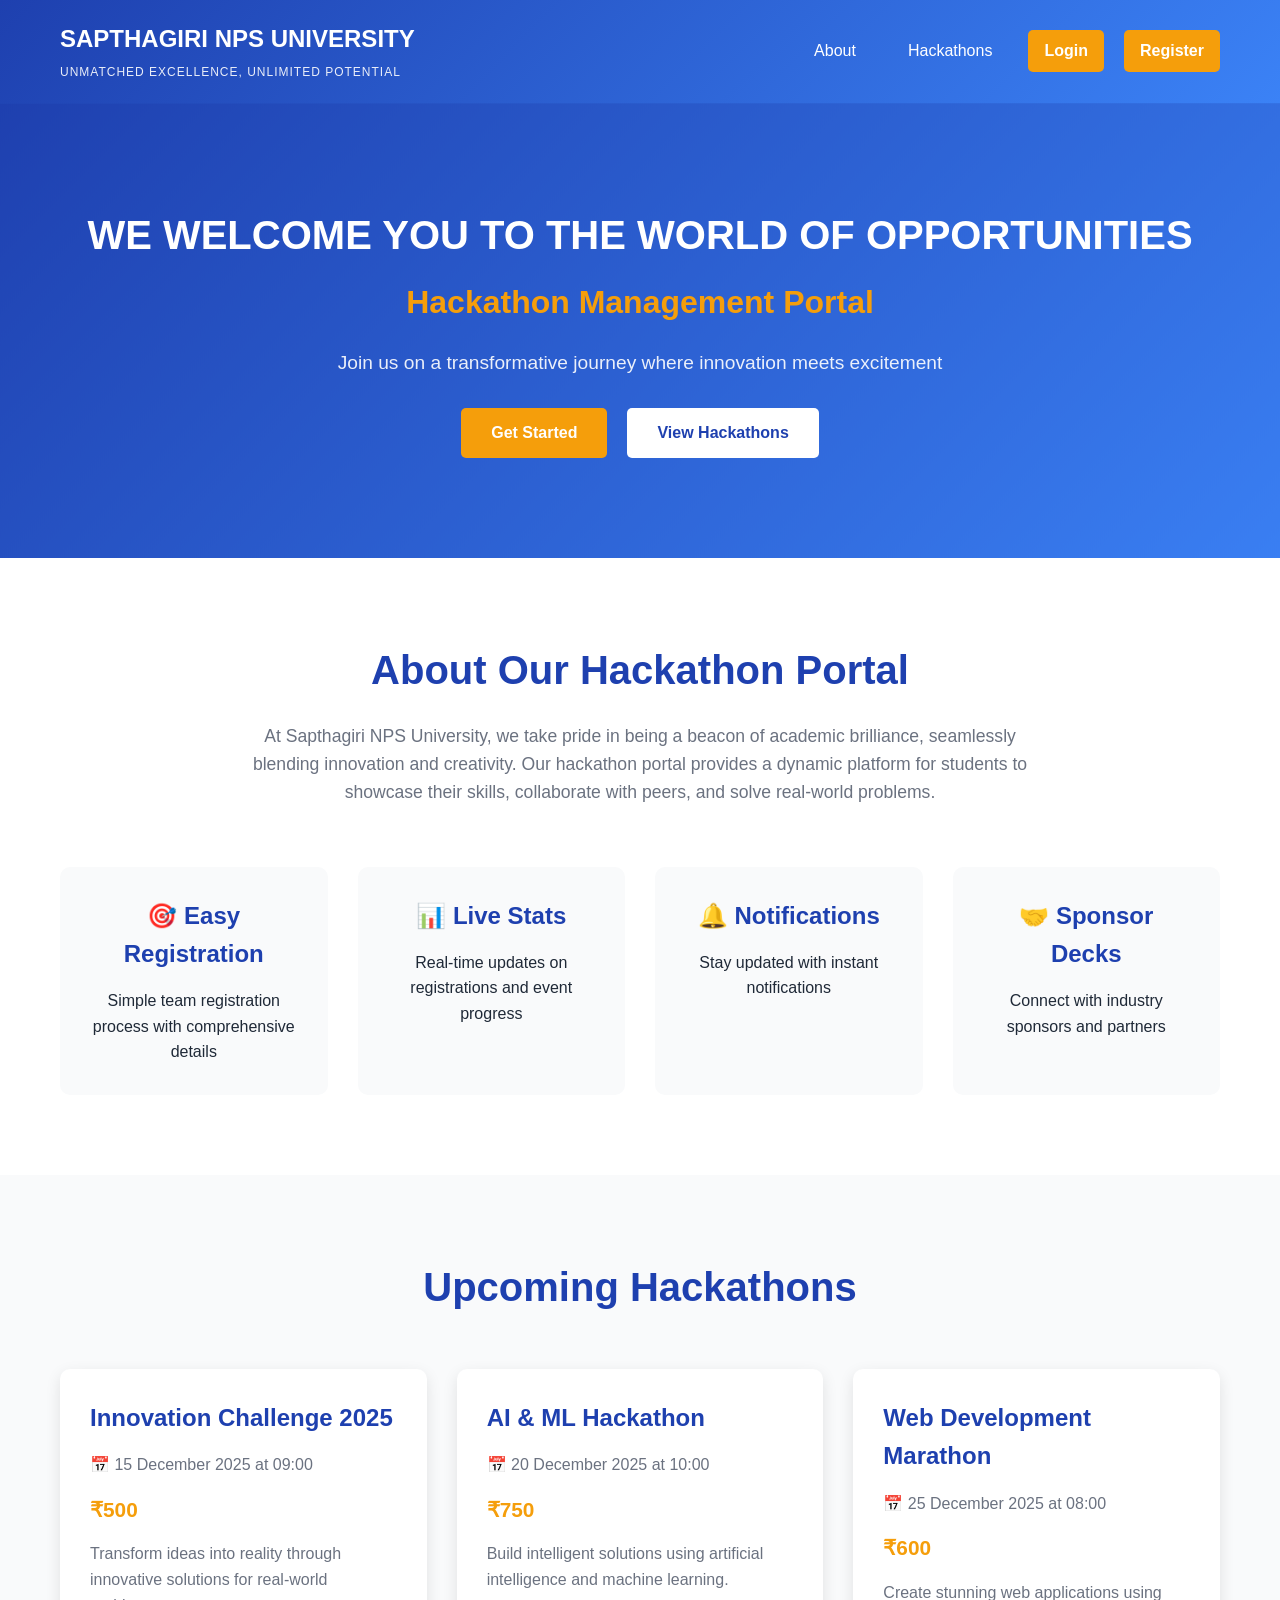
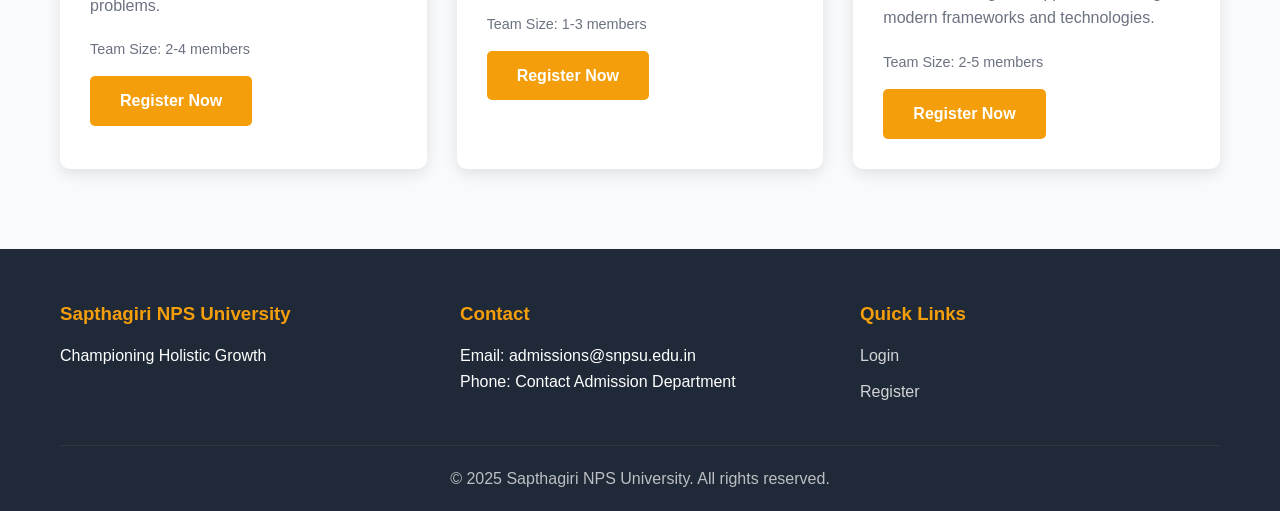
<file: index.html>
<!DOCTYPE html>
<html lang="en">

<head>
    <meta charset="UTF-8">
    <meta name="viewport" content="width=device-width, initial-scale=1.0">
    <title>Hackathon Portal - Sapthagiri NPS University</title>
    <link rel="stylesheet" href="style.css">
</head>

<body>
    <!-- Header -->
    <header class="header">
        <div class="container">
            <div class="logo">
                <h1>SAPTHAGIRI NPS UNIVERSITY</h1>
                <p class="tagline">UNMATCHED EXCELLENCE, UNLIMITED POTENTIAL</p>
            </div>
            <nav class="nav">
                <a href="#about">About</a>
                <a href="#hackathons">Hackathons</a>
                <a href="login.html" class="btn-login">Login</a>
                <a href="register.html" class="btn-register">Register</a>
            </nav>
        </div>
    </header>

    <!-- Hero Section -->
    <section class="hero">
        <div class="hero-content">
            <h1>WE WELCOME YOU TO THE WORLD OF OPPORTUNITIES</h1>
            <h2>Hackathon Management Portal</h2>
            <p>Join us on a transformative journey where innovation meets excitement</p>
            <div class="hero-buttons">
                <a href="login.html" class="btn btn-primary">Get Started</a>
                <a href="#hackathons" class="btn btn-secondary">View Hackathons</a>
            </div>
        </div>
    </section>

    <!-- About Section -->
    <section id="about" class="about">
        <div class="container">
            <h2>About Our Hackathon Portal</h2>
            <p>At Sapthagiri NPS University, we take pride in being a beacon of academic brilliance, seamlessly blending innovation and creativity. Our hackathon portal provides a dynamic platform for students to showcase their skills, collaborate with peers,
                and solve real-world problems.</p>
            <div class="features">
                <div class="feature">
                    <h3>🎯 Easy Registration</h3>
                    <p>Simple team registration process with comprehensive details</p>
                </div>
                <div class="feature">
                    <h3>📊 Live Stats</h3>
                    <p>Real-time updates on registrations and event progress</p>
                </div>
                <div class="feature">
                    <h3>🔔 Notifications</h3>
                    <p>Stay updated with instant notifications</p>
                </div>
                <div class="feature">
                    <h3>🤝 Sponsor Decks</h3>
                    <p>Connect with industry sponsors and partners</p>
                </div>
            </div>
        </div>
    </section>

    <!-- Upcoming Hackathons -->
    <section id="hackathons" class="hackathons">
        <div class="container">
            <h2>Upcoming Hackathons</h2>
            <div id="hackathonList" class="hackathon-grid">
                <!-- Dynamically loaded hackathons -->
            </div>
        </div>
    </section>

    <!-- Footer -->
    <footer class="footer">
        <div class="container">
            <div class="footer-content">
                <div class="footer-section">
                    <h3>Sapthagiri NPS University</h3>
                    <p>Championing Holistic Growth</p>
                </div>
                <div class="footer-section">
                    <h3>Contact</h3>
                    <p>Email: admissions@snpsu.edu.in</p>
                    <p>Phone: Contact Admission Department</p>
                </div>
                <div class="footer-section">
                    <h3>Quick Links</h3>
                    <a href="login.html">Login</a>
                    <a href="register.html">Register</a>
                </div>
            </div>
            <p class="copyright">&copy; 2025 Sapthagiri NPS University. All rights reserved.</p>
        </div>
    </footer>

    <script src="main.js"></script>
</body>

</html>
</file>
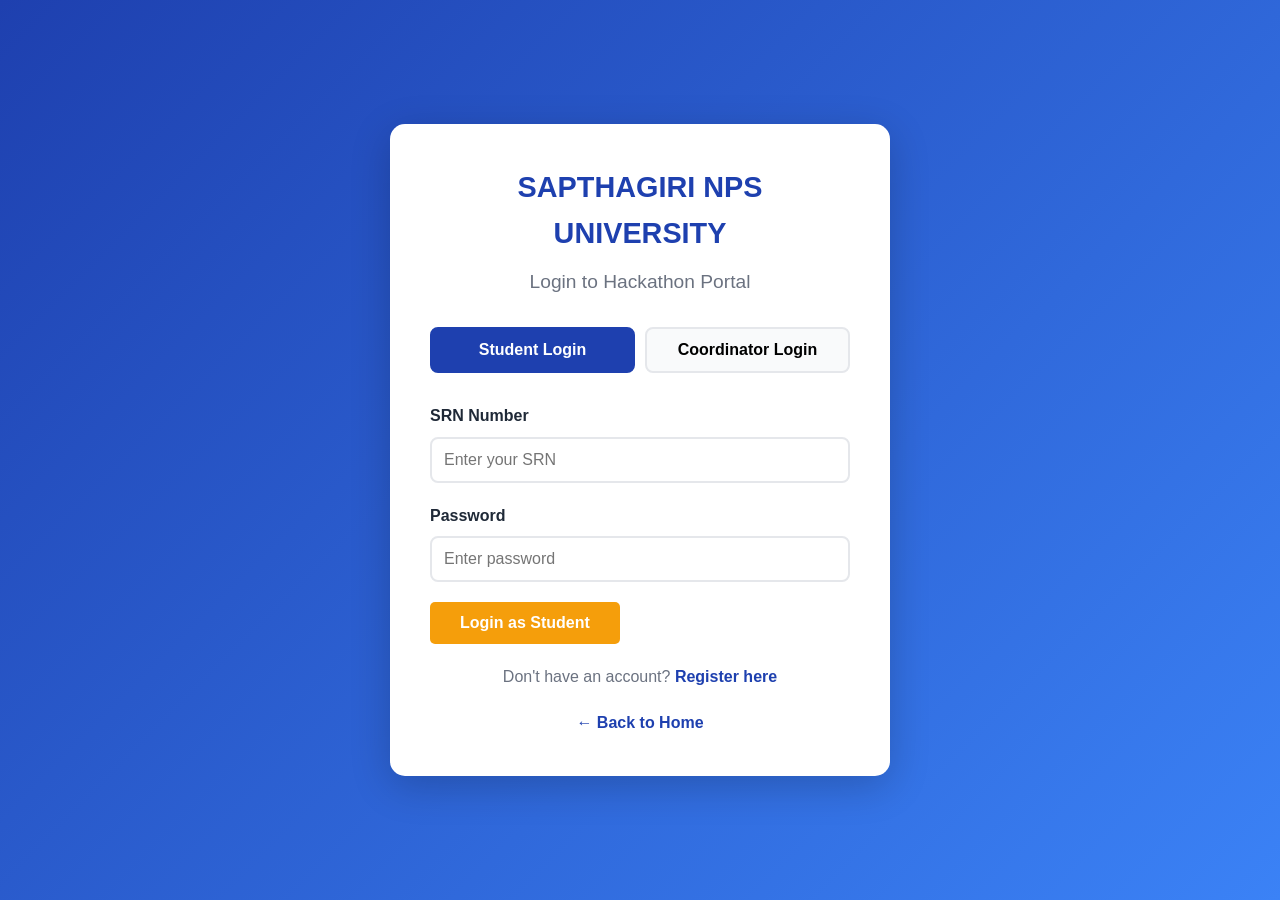
<file: coordinator-dashboard.html>
<!DOCTYPE html>
<html lang="en">

<head>
    <meta charset="UTF-8">
    <meta name="viewport" content="width=device-width, initial-scale=1.0">
    <title>Coordinator Dashboard - Hackathon Portal</title>
    <link rel="stylesheet" href="style.css">
    <link rel="stylesheet" href="dashboard.css">
    <link rel="stylesheet" href="tickets.css">
    <link rel="stylesheet" href="sponsors.css">
    <link rel="stylesheet" href="coordinator-modals.css">
    <link rel="stylesheet" href="room-allocation.css">
</head>

<body>
    <header class="dashboard-header">
        <div class="container">
            <div class="logo">
                <h2>SNPSU Hackathon Portal - Coordinator</h2>
            </div>
            <div class="user-info">
                <span id="coordName">Welcome, Coordinator</span>
                <button onclick="logout()" class="btn btn-logout">Logout</button>
            </div>
        </div>
    </header>

    <nav class="dashboard-nav">
        <a href="#" class="nav-item active" data-tab="overview">
            <span>📊</span> Overview
        </a>
        <a href="#" class="nav-item" data-tab="addhackathon">
            <span>➕</span> Add Hackathon
        </a>
        <a href="#" class="nav-item" data-tab="manage">
            <span>⚙️</span> Manage Hackathons
        </a>
        <a href="#" class="nav-item" data-tab="registrations">
            <span>👥</span> Registrations
        </a>
        <a href="#" class="nav-item" data-tab="roomallocation">
            <span>🏢</span> Room Allocation
        </a>
        <a href="#" class="nav-item" data-tab="tickets">
            <span>🎫</span> Support Tickets
            <span class="badge" id="coordTicketBadge" style="display: none;">0</span>
        </a>
        <a href="#" class="nav-item" data-tab="sponsors">
            <span>🤝</span> Manage Sponsors
        </a>
        <a href="#" class="nav-item" data-tab="livestats">
            <span>📈</span> Live Stats
        </a>
    </nav>

    <main class="dashboard-main">
        <div class="container">
            <div id="overviewTab" class="tab-content active">
                <h2>Dashboard Overview</h2>
                <div class="stats-grid">
                    <div class="stat-card-large">
                        <h3 id="totalHackathonsCount">0</h3>
                        <p>Total Hackathons</p>
                    </div>
                    <div class="stat-card-large">
                        <h3 id="totalRegistrationsCount">0</h3>
                        <p>Total Registrations</p>
                    </div>
                    <div class="stat-card-large">
                        <h3 id="activeHackathonsCount">0</h3>
                        <p>Active Hackathons</p>
                    </div>
                    <div class="stat-card-large">
                        <h3 id="totalParticipantsCount">0</h3>
                        <p>Total Participants</p>
                    </div>
                </div>
                <div style="margin-top: 40px;">
                    <h3 style="color: var(--primary-color); margin-bottom: 20px;">Recent Activity</h3>
                    <div id="recentActivity" class="activity-list"></div>
                </div>
            </div>

            <div id="addhackathonTab" class="tab-content">
                <h2>Add New Hackathon</h2>
                <div id="addHackathonMessage" class="message-box"></div>
                <form id="addHackathonForm" class="hackathon-form">
                    <div class="form-row">
                        <div class="form-group">
                            <label for="hackathonName">Hackathon Name *</label>
                            <input type="text" id="hackathonName" required placeholder="Enter hackathon name">
                        </div>
                        <div class="form-group">
                            <label for="hackathonPrice">Registration Fee (₹) *</label>
                            <input type="number" id="hackathonPrice" required min="0" placeholder="Enter fee amount">
                        </div>
                    </div>
                    <div class="form-row">
                        <div class="form-group">
                            <label for="hackathonDate">Event Date *</label>
                            <input type="date" id="hackathonDate" required>
                        </div>
                        <div class="form-group">
                            <label for="hackathonTime">Event Time *</label>
                            <input type="time" id="hackathonTime" required>
                        </div>
                    </div>
                    <div class="form-row">
                        <div class="form-group">
                            <label for="minMembers">Minimum Members *</label>
                            <input type="number" id="minMembers" required min="1" max="10" placeholder="Min team size">
                        </div>
                        <div class="form-group">
                            <label for="maxMembers">Maximum Members *</label>
                            <input type="number" id="maxMembers" required min="1" max="10" placeholder="Max team size">
                        </div>
                    </div>
                    <div class="form-group">
                        <label for="hackathonDescription">Description *</label>
                        <textarea id="hackathonDescription" rows="5" required placeholder="Enter hackathon description and rules"></textarea>
                    </div>
                    <div class="form-group">
                        <label for="hackathonVenue">Venue</label>
                        <input type="text" id="hackathonVenue" placeholder="Enter venue location">
                    </div>
                    <div class="form-group checkbox-group">
                        <label>
                            <input type="checkbox" id="requiresVerification">
                            Requires Coordinator Verification for Registration
                        </label>
                    </div>
                    <button type="submit" class="btn btn-primary btn-large">Create Hackathon</button>
                    <button type="reset" class="btn btn-secondary" style="margin-left: 10px;">Clear Form</button>
                </form>
            </div>

            <div id="manageTab" class="tab-content">
                <div style="display: flex; justify-content: space-between; align-items: center; margin-bottom: 30px;">
                    <h2>Manage Hackathons</h2>
                    <button onclick="refreshManageList()" class="btn btn-secondary">🔄 Refresh</button>
                </div>
                <div id="manageHackathonsList" class="manage-list"></div>
            </div>

            <div id="registrationsTab" class="tab-content">
                <div style="display: flex; justify-content: space-between; align-items: center; margin-bottom: 30px;">
                    <h2>All Registrations</h2>
                    <div>
                        <button onclick="exportRegistrations()" class="btn btn-secondary">📥 Export CSV</button>
                        <button onclick="refreshRegistrations()" class="btn btn-secondary" style="margin-left: 10px;">🔄 Refresh</button>
                    </div>
                </div>
                <div class="filter-section">
                    <label for="filterHackathon">Filter by Hackathon:</label>
                    <select id="filterHackathon" onchange="filterRegistrations()">
                        <option value="all">All Hackathons</option>
                    </select>
                </div>
                <div id="allRegistrationsList" class="registrations-table"></div>
            </div>

            <div id="roomallocationTab" class="tab-content">
                <div class="tab-header">
                    <h2>Room Allocation Management</h2>
                    <div>
                        <select id="roomFilterHackathon" onchange="filterRoomsByHackathon()">
                            <option value="all">All Hackathons</option>
                        </select>
                        <button onclick="exportRoomAllocations()" class="btn btn-secondary" style="margin-left: 10px;">
                            📥 Export CSV
                        </button>
                        <button onclick="displayCoordinatorRoomManagement()" class="btn btn-secondary" style="margin-left: 10px;">
                            🔄 Refresh
                        </button>
                    </div>
                </div>
                <div id="roomManagementContent"></div>
            </div>

            <div id="ticketsTab" class="tab-content">
                <div class="tab-header">
                    <h2>Support Tickets Management</h2>
                    <div>
                        <select id="ticketFilterStatus" onchange="filterCoordinatorTickets()">
                            <option value="all">All Status</option>
                            <option value="Open">Open</option>
                            <option value="In Progress">In Progress</option>
                            <option value="Resolved">Resolved</option>
                            <option value="Closed">Closed</option>
                        </select>
                        <button onclick="refreshCoordinatorTickets()" class="btn btn-secondary" style="margin-left: 10px;">🔄 Refresh</button>
                    </div>
                </div>
                <div class="ticket-stats">
                    <div class="stat-card">
                        <h3 id="coordTotalTickets">0</h3>
                        <p>Total Tickets</p>
                    </div>
                    <div class="stat-card">
                        <h3 id="coordOpenTickets">0</h3>
                        <p>Open</p>
                    </div>
                    <div class="stat-card">
                        <h3 id="coordInProgressTickets">0</h3>
                        <p>In Progress</p>
                    </div>
                    <div class="stat-card">
                        <h3 id="coordResolvedTickets">0</h3>
                        <p>Resolved</p>
                    </div>
                </div>
                <div id="coordinatorTicketsList" class="tickets-list"></div>
            </div>

            <div id="sponsorsTab" class="tab-content">
                <div class="tab-header">
                    <h2>Manage Sponsors</h2>
                    <button onclick="openAddSponsorModal()" class="btn btn-primary">
                        ➕ Add New Sponsor
                    </button>
                </div>
                <div id="sponsorsListCoord" class="sponsors-management-grid"></div>
            </div>

            <div id="livestatsTab" class="tab-content">
                <h2>Live Statistics</h2>
                <div class="live-stats-container">
                    <div class="stats-summary-row">
                        <div class="stat-box">
                            <h4>Total Revenue</h4>
                            <p id="totalRevenue">₹0</p>
                        </div>
                        <div class="stat-box">
                            <h4>Avg Team Size</h4>
                            <p id="avgTeamSize">0</p>
                        </div>
                        <div class="stat-box">
                            <h4>Most Popular</h4>
                            <p id="mostPopular">-</p>
                        </div>
                    </div>
                    <div class="chart-section">
                        <h3>Registrations by Hackathon</h3>
                        <div id="registrationsChart" class="chart-container"></div>
                    </div>
                    <div class="chart-section">
                        <h3>Team Size Distribution</h3>
                        <div id="teamSizeChart" class="chart-container"></div>
                    </div>
                    <div class="chart-section">
                        <h3>Registration Timeline</h3>
                        <div id="timelineChart" class="chart-container"></div>
                    </div>
                </div>
            </div>
        </div>

        <!-- Room Details Modal -->
        <div id="roomDetailsModal" class="modal">
            <div class="modal-content">
                <div class="modal-header">
                    <h2 id="roomModalTitle">Room Assignment</h2>
                    <span class="close" onclick="closeRoomDetailsModal()">&times;</span>
                </div>
                <div id="roomModalContent"></div>
            </div>
        </div>

        <!-- Existing Modals -->
        <div id="coordViewTicketModal" class="modal">
            <div class="modal-content modal-large">
                <div class="modal-header">
                    <h2 id="coordViewTicketNumber">Ticket Details</h2>
                    <span class="close" onclick="closeCoordViewTicketModal()">&times;</span>
                </div>
                <div id="coordViewTicketContent"></div>
            </div>
        </div>

        <div id="addSponsorModal" class="modal">
            <div class="modal-content">
                <div class="modal-header">
                    <h2>Add New Sponsor</h2>
                    <span class="close" onclick="closeAddSponsorModal()">&times;</span>
                </div>
                <form id="addSponsorForm">
                    <div class="form-group">
                        <label for="sponsorName">Sponsor Name *</label>
                        <input type="text" id="sponsorName" required placeholder="Enter sponsor company name" maxlength="100">
                    </div>

                    <div class="form-group">
                        <label for="sponsorTier">Sponsorship Tier *</label>
                        <select id="sponsorTier" required>
                            <option value="">Select tier</option>
                            <option value="platinum">💎 Platinum Sponsor</option>
                            <option value="gold">🥇 Gold Sponsor</option>
                            <option value="silver">🥈 Silver Sponsor</option>
                            <option value="bronze">🥉 Bronze Sponsor</option>
                            <option value="community">🤝 Community Partner</option>
                        </select>
                    </div>

                    <div class="form-group">
                        <label for="sponsorWebsite">Website URL</label>
                        <input type="url" id="sponsorWebsite" placeholder="https://example.com">
                    </div>

                    <div class="form-group">
                        <label for="sponsorLogo">Company Logo * (Max 2MB)</label>
                        <input type="file" id="sponsorLogo" accept="image/*" required>
                        <small>Supported formats: JPG, PNG, SVG. Recommended size: 300x300px</small>
                        <div id="logoPreview" class="logo-preview"></div>
                    </div>

                    <div class="form-actions">
                        <button type="submit" class="btn btn-primary">Add Sponsor</button>
                        <button type="button" onclick="closeAddSponsorModal()" class="btn btn-secondary">Cancel</button>
                    </div>
                </form>
            </div>
        </div>

        <div id="viewHackathonModal" class="modal">
            <div class="modal-content modal-large">
                <div class="modal-header">
                    <h2>Hackathon Details</h2>
                    <span class="close" onclick="closeViewHackathonModal()">&times;</span>
                </div>
                <div id="viewHackathonContent" class="modal-body"></div>
            </div>
        </div>

        <div id="viewRegistrationModal" class="modal">
            <div class="modal-content modal-large">
                <div class="modal-header">
                    <h2>Registration Details</h2>
                    <span class="close" onclick="closeViewRegistrationModal()">&times;</span>
                </div>
                <div id="viewRegistrationContent" class="modal-body"></div>
            </div>
        </div>
    </main>

    <script src="auth.js"></script>
    <script src="tickets.js"></script>
    <script src="sponsors.js"></script>
    <script src="coordinator.js"></script>
    <script src="coordinator-tickets.js"></script>
    <script src="coordinator-sponsors.js"></script>
    <script src="room-allocation.js"></script>
</body>

</html>
</file>
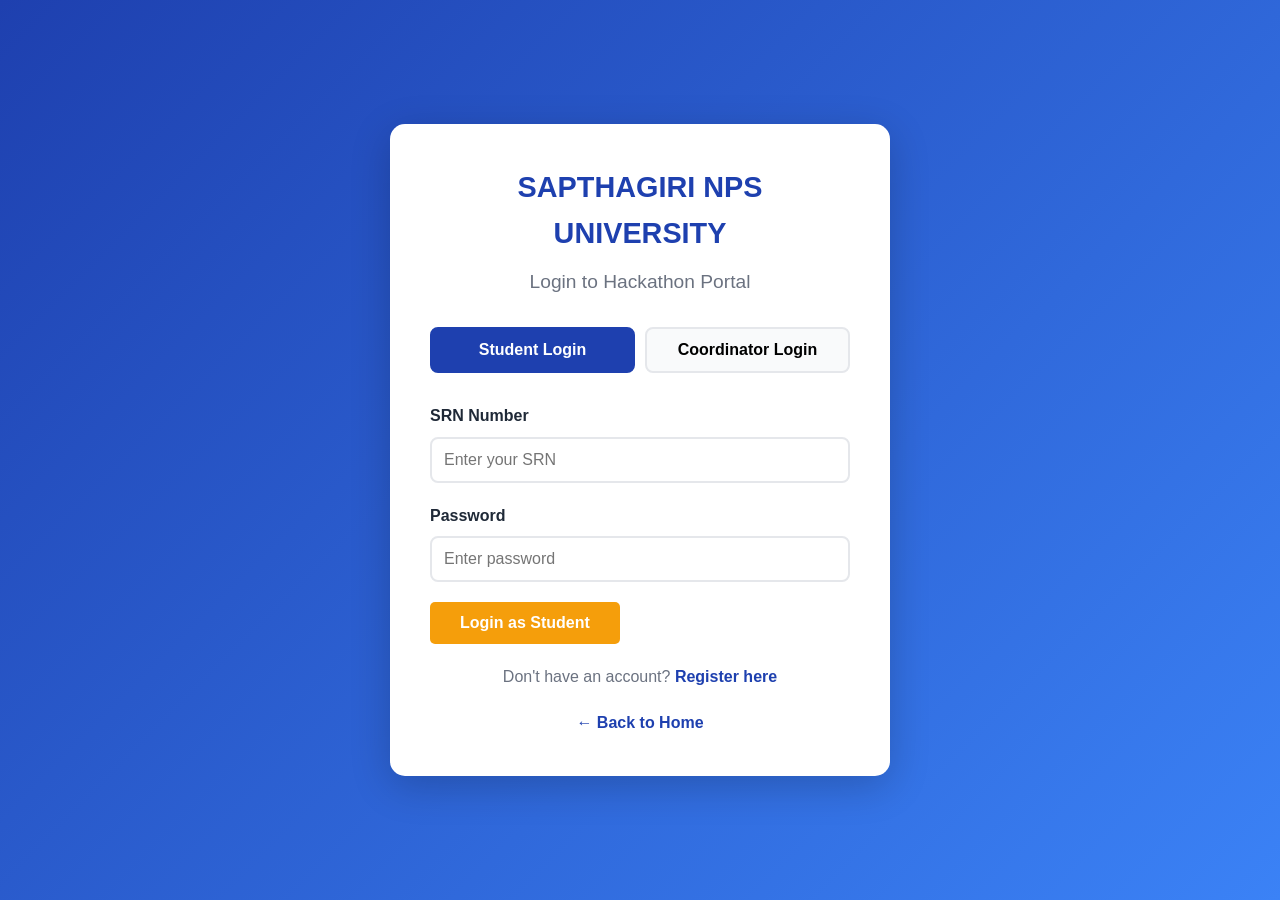
<file: hackathon-registration.html>
<!DOCTYPE html>
<html lang="en">

<head>
    <meta charset="UTF-8">
    <meta name="viewport" content="width=device-width, initial-scale=1.0">
    <title>Register for Hackathon</title>
    <link rel="stylesheet" href="style.css">
    <link rel="stylesheet" href="forms.css">
</head>

<body>
    <div class="form-container">
        <div class="form-wrapper registration-form-wrapper">
            <div class="form-header">
                <h1>Hackathon Registration</h1>
                <h2 id="hackathonTitle">Loading...</h2>
            </div>

            <form id="hackathonRegForm" class="hackathon-registration-form">
                <div class="section">
                    <h3>Team Leader Information</h3>
                    <div class="form-group">
                        <label for="leaderName">Full Name</label>
                        <input type="text" id="leaderName" required placeholder="Enter team leader name">
                    </div>
                    <div class="form-group">
                        <label for="leaderSRN">SRN Number</label>
                        <input type="text" id="leaderSRN" required placeholder="Enter SRN">
                    </div>
                    <div class="form-group">
                        <label for="leaderPhone">Phone Number</label>
                        <input type="tel" id="leaderPhone" required placeholder="Enter phone number">
                    </div>
                    <div class="form-group">
                        <label for="teamName">Team Name</label>
                        <input type="text" id="teamName" required placeholder="Enter your team name">
                    </div>
                </div>

                <div class="section">
                    <h3>Team Information</h3>
                    <div class="form-group">
                        <label for="numMembers">Number of Team Members (including leader)</label>
                        <input type="number" id="numMembers" required min="1" placeholder="Enter number of members">
                        <small id="memberConstraint"></small>
                    </div>
                </div>

                <div id="teamMembersSection" class="section" style="display: none;">
                    <h3>Team Members Details</h3>
                    <div id="teamMembersContainer">
                        <!-- Dynamically generated member fields -->
                    </div>
                </div>

                <div class="section fee-section">
                    <h3>Registration Fee</h3>
                    <div class="fee-details">
                        <p><strong>Fee per team:</strong> <span id="feeAmount">₹0</span></p>
                        <p><strong>Number of members:</strong> <span id="memberCount">0</span></p>
                        <p class="total-fee"><strong>Total Amount:</strong> <span id="totalAmount">₹0</span></p>
                    </div>
                </div>

                <button type="submit" class="btn btn-primary btn-large">Proceed to Payment</button>
                <a href="student-dashboard.html" class="back-link">← Back to Dashboard</a>
            </form>
        </div>
    </div>

    <script src="hackathon.js"></script>
</body>


</html>
</file>
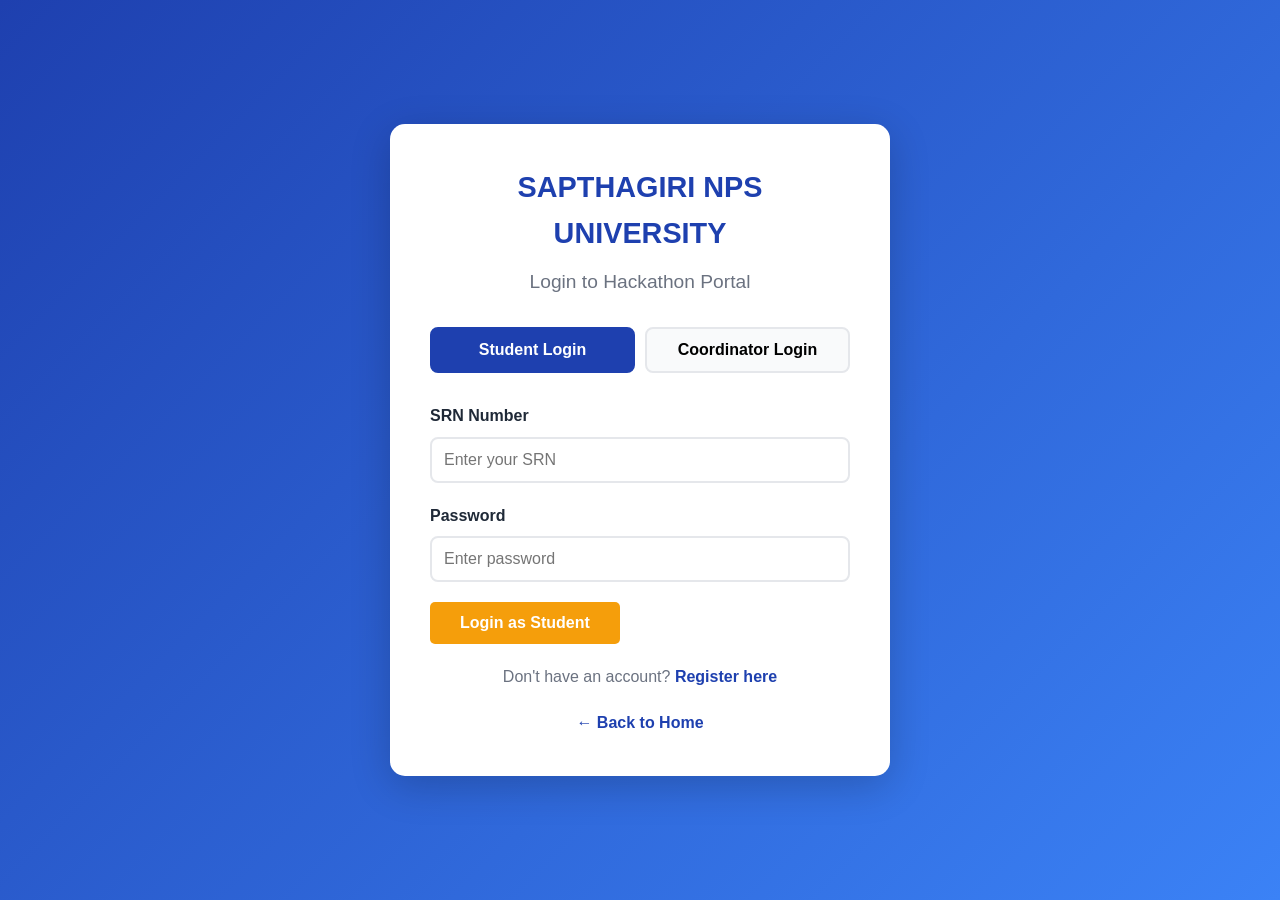
<file: login.html>
<!DOCTYPE html>
<html lang="en">

<head>
    <meta charset="UTF-8">
    <meta name="viewport" content="width=device-width, initial-scale=1.0">
    <title>Login - Hackathon Portal</title>
    <link rel="stylesheet" href="style.css">
    <link rel="stylesheet" href="forms.css">
</head>

<body>
    <div class="form-container">
        <div class="form-wrapper">
            <div class="form-header">
                <h1>SAPTHAGIRI NPS UNIVERSITY</h1>
                <h2>Login to Hackathon Portal</h2>
            </div>

            <!-- User Type Selection -->
            <div class="user-type-selection">
                <button class="type-btn active" data-type="student">Student Login</button>
                <button class="type-btn" data-type="coordinator">Coordinator Login</button>
            </div>

            <!-- Student Login Form -->
            <form id="studentLoginForm" class="login-form">
                <div class="form-group">
                    <label for="studentSRN">SRN Number</label>
                    <input type="text" id="studentSRN" name="srn" required placeholder="Enter your SRN">
                </div>
                <div class="form-group">
                    <label for="studentPassword">Password</label>
                    <input type="password" id="studentPassword" name="password" required placeholder="Enter password">
                </div>
                <button type="submit" class="btn btn-primary">Login as Student</button>
                <p class="form-link">Don't have an account? <a href="register.html">Register here</a></p>
            </form>

            <!-- Coordinator Login Form -->
            <form id="coordinatorLoginForm" class="login-form" style="display: none;">
                <div class="form-group">
                    <label for="coordinatorEmail">Email</label>
                    <input type="email" id="coordinatorEmail" name="email" required placeholder="Enter your email">
                </div>
                <div class="form-group">
                    <label for="coordinatorPassword">Password</label>
                    <input type="password" id="coordinatorPassword" name="password" required placeholder="Enter password">
                </div>
                <button type="submit" class="btn btn-primary">Login as Coordinator</button>
                <p class="form-link">Don't have an account? <a href="register.html">Register here</a></p>
            </form>

            <a href="index.html" class="back-link">← Back to Home</a>
        </div>
    </div>

    <script src="auth.js"></script>
</body>


</html>
</file>
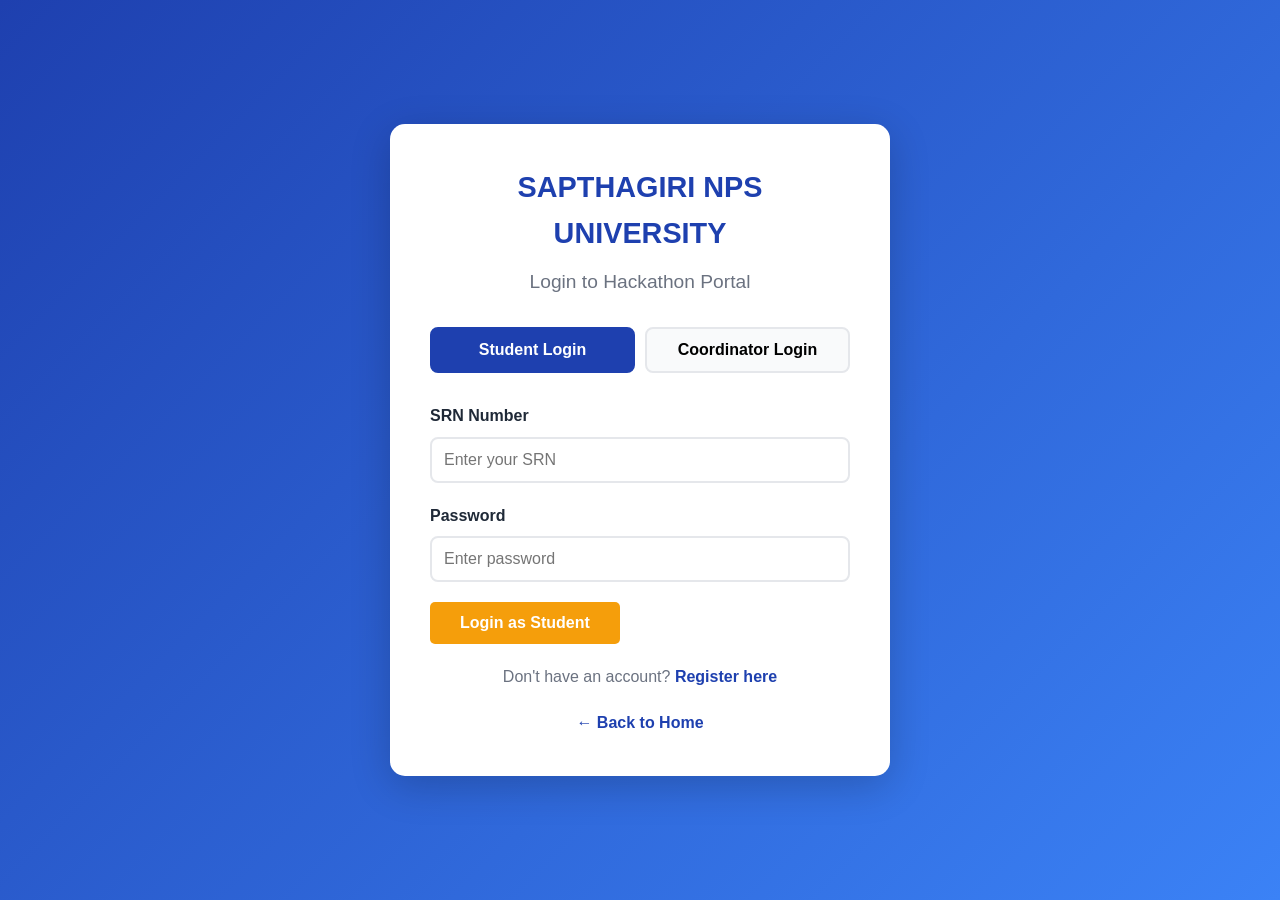
<file: payment.html>
<!DOCTYPE html>
<html lang="en">

<head>
    <meta charset="UTF-8">
    <meta name="viewport" content="width=device-width, initial-scale=1.0">
    <title>Payment - Hackathon Portal</title>
    <link rel="stylesheet" href="style.css">
    <link rel="stylesheet" href="forms.css">
</head>

<body>
    <div class="form-container">
        <div class="form-wrapper">
            <div class="form-header">
                <h1>Payment Gateway</h1>
                <h2>Complete Your Registration</h2>
            </div>

            <div class="payment-summary">
                <h3>Payment Summary</h3>
                <div class="summary-item">
                    <span>Hackathon:</span>
                    <strong id="payHackathonName">-</strong>
                </div>
                <div class="summary-item">
                    <span>Team Name:</span>
                    <strong id="payTeamName">-</strong>
                </div>
                <div class="summary-item">
                    <span>Number of Members:</span>
                    <strong id="payMemberCount">-</strong>
                </div>
                <div class="summary-item total">
                    <span>Total Amount:</span>
                    <strong id="payTotalAmount">₹0</strong>
                </div>
            </div>

            <form id="paymentForm" class="payment-form">
                <h3>Payment Method</h3>
                <div class="payment-methods">
                    <label class="payment-method">
                        <input type="radio" name="paymentMethod" value="upi" checked>
                        <span>UPI Payment</span>
                    </label>
                    <label class="payment-method">
                        <input type="radio" name="paymentMethod" value="card">
                        <span>Credit/Debit Card</span>
                    </label>
                    <label class="payment-method">
                        <input type="radio" name="paymentMethod" value="netbanking">
                        <span>Net Banking</span>
                    </label>
                </div>

                <div id="upiSection" class="payment-section">
                    <div class="form-group">
                        <label for="upiId">UPI ID</label>
                        <input type="text" id="upiId" placeholder="yourname@upi">
                    </div>
                </div>

                <div id="cardSection" class="payment-section" style="display: none;">
                    <div class="form-group">
                        <label for="cardNumber">Card Number</label>
                        <input type="text" id="cardNumber" placeholder="1234 5678 9012 3456" maxlength="19">
                    </div>
                    <div class="form-row">
                        <div class="form-group">
                            <label for="expiryDate">Expiry Date</label>
                            <input type="text" id="expiryDate" placeholder="MM/YY" maxlength="5">
                        </div>
                        <div class="form-group">
                            <label for="cvv">CVV</label>
                            <input type="text" id="cvv" placeholder="123" maxlength="3">
                        </div>
                    </div>
                </div>

                <div id="netbankingSection" class="payment-section" style="display: none;">
                    <div class="form-group">
                        <label for="bankSelect">Select Bank</label>
                        <select id="bankSelect">
                            <option value="">Choose your bank</option>
                            <option value="sbi">State Bank of India</option>
                            <option value="hdfc">HDFC Bank</option>
                            <option value="icici">ICICI Bank</option>
                            <option value="axis">Axis Bank</option>
                        </select>
                    </div>
                </div>

                <button type="submit" class="btn btn-primary btn-large">Pay Now</button>
            </form>

            <div id="paymentSuccess" class="payment-result" style="display: none;">
                <div class="success-animation">
                    <div class="success-icon">✓</div>
                    <div class="success-checkmark">
                        <div class="check-icon">
                            <span class="icon-line line-tip"></span>
                            <span class="icon-line line-long"></span>
                            <div class="icon-circle"></div>
                            <div class="icon-fix"></div>
                        </div>
                    </div>
                </div>

                <h2>Payment Successful!</h2>
                <p class="success-message">Your registration has been confirmed successfully.</p>

                <div class="bill-details">
                    <h3>Transaction Details</h3>
                    <div class="detail-row">
                        <span>Transaction ID:</span>
                        <strong id="transactionId">-</strong>
                    </div>
                    <div class="detail-row">
                        <span>Date & Time:</span>
                        <strong id="transactionDate">-</strong>
                    </div>
                    <div class="detail-row">
                        <span>Amount Paid:</span>
                        <strong id="amountPaid" style="color: #059669; font-size: 1.3rem;">-</strong>
                    </div>
                </div>

                <div class="success-actions">
                    <button onclick="downloadBill()" class="btn btn-primary btn-large">
        📥 Download Bill
    </button>
                    <a href="student-dashboard.html?success=true" class="btn btn-secondary btn-large">
        🏠 Go to Dashboard
    </a>
                </div>


                <p class="note">
                    💡 <strong>Note:</strong> Your bill has been generated. Click "Download Bill" to save it.
                </p>
            </div>

        </div>
    </div>

    <script src="payment.js"></script>
</body>


</html>
</file>
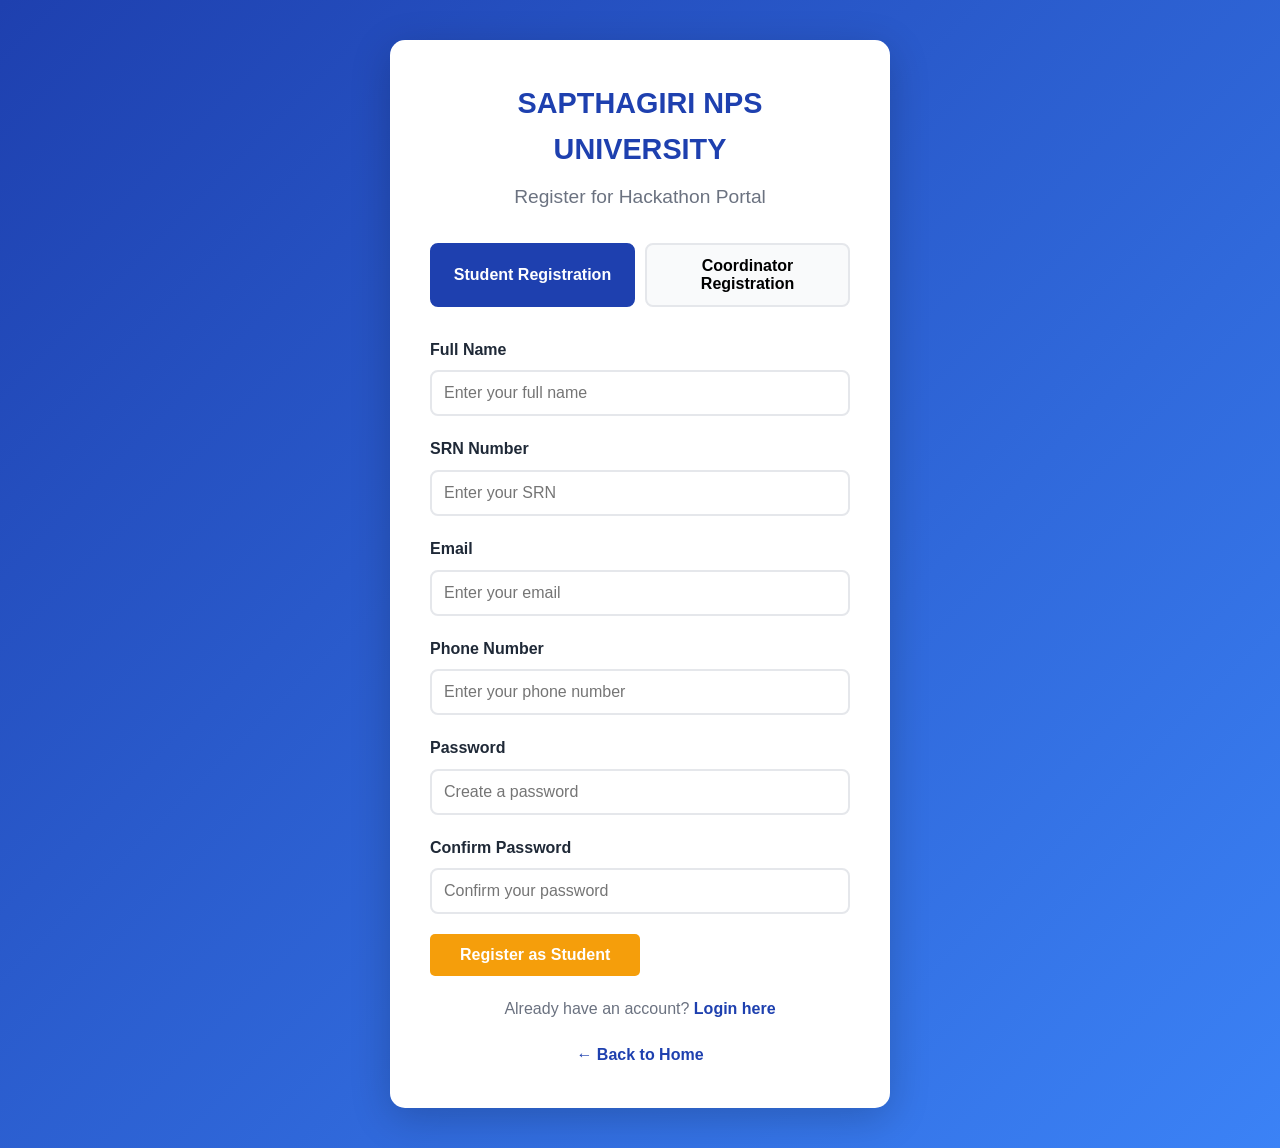
<file: register.html>
<!DOCTYPE html>
<html lang="en">

<head>
    <meta charset="UTF-8">
    <meta name="viewport" content="width=device-width, initial-scale=1.0">
    <title>Register - Hackathon Portal</title>
    <link rel="stylesheet" href="style.css">
    <link rel="stylesheet" href="forms.css">
</head>

<body>
    <div class="form-container">
        <div class="form-wrapper">
            <div class="form-header">
                <h1>SAPTHAGIRI NPS UNIVERSITY</h1>
                <h2>Register for Hackathon Portal</h2>
            </div>

            <!-- User Type Selection -->
            <div class="user-type-selection">
                <button class="type-btn active" data-type="student">Student Registration</button>
                <button class="type-btn" data-type="coordinator">Coordinator Registration</button>
            </div>

            <!-- Student Registration Form -->
            <form id="studentRegForm" class="registration-form">
                <div class="form-group">
                    <label for="regStudentName">Full Name</label>
                    <input type="text" id="regStudentName" required placeholder="Enter your full name">
                </div>
                <div class="form-group">
                    <label for="regStudentSRN">SRN Number</label>
                    <input type="text" id="regStudentSRN" required placeholder="Enter your SRN">
                </div>
                <div class="form-group">
                    <label for="regStudentEmail">Email</label>
                    <input type="email" id="regStudentEmail" required placeholder="Enter your email">
                </div>
                <div class="form-group">
                    <label for="regStudentPhone">Phone Number</label>
                    <input type="tel" id="regStudentPhone" required placeholder="Enter your phone number">
                </div>
                <div class="form-group">
                    <label for="regStudentPassword">Password</label>
                    <input type="password" id="regStudentPassword" required placeholder="Create a password">
                </div>
                <div class="form-group">
                    <label for="regStudentConfirmPassword">Confirm Password</label>
                    <input type="password" id="regStudentConfirmPassword" required placeholder="Confirm your password">
                </div>
                <button type="submit" class="btn btn-primary">Register as Student</button>
                <p class="form-link">Already have an account? <a href="login.html">Login here</a></p>
            </form>

            <!-- Coordinator Registration Form -->
            <form id="coordinatorRegForm" class="registration-form" style="display: none;">
                <div class="form-group">
                    <label for="regCoordName">Full Name</label>
                    <input type="text" id="regCoordName" required placeholder="Enter your full name">
                </div>
                <div class="form-group">
                    <label for="regCoordEmail">Email</label>
                    <input type="email" id="regCoordEmail" required placeholder="Enter your email">
                </div>
                <div class="form-group">
                    <label for="regCoordPhone">Phone Number</label>
                    <input type="tel" id="regCoordPhone" required placeholder="Enter your phone number">
                </div>
                <div class="form-group">
                    <label for="regCoordDepartment">Department</label>
                    <input type="text" id="regCoordDepartment" required placeholder="Enter your department">
                </div>
                <div class="form-group">
                    <label for="regCoordPassword">Password</label>
                    <input type="password" id="regCoordPassword" required placeholder="Create a password">
                </div>
                <div class="form-group">
                    <label for="regCoordConfirmPassword">Confirm Password</label>
                    <input type="password" id="regCoordConfirmPassword" required placeholder="Confirm your password">
                </div>
                <div class="form-group">
                    <label for="regCoordVerification">Verification Code</label>
                    <input type="text" id="regCoordVerification" required placeholder="Enter coordinator verification code">
                    <small>Contact admin for verification code</small>
                </div>
                <button type="submit" class="btn btn-primary">Register as Coordinator</button>
                <p class="form-link">Already have an account? <a href="login.html">Login here</a></p>
            </form>

            <a href="index.html" class="back-link">← Back to Home</a>
        </div>
    </div>

    <script src="auth.js"></script>
</body>


</html>
</file>
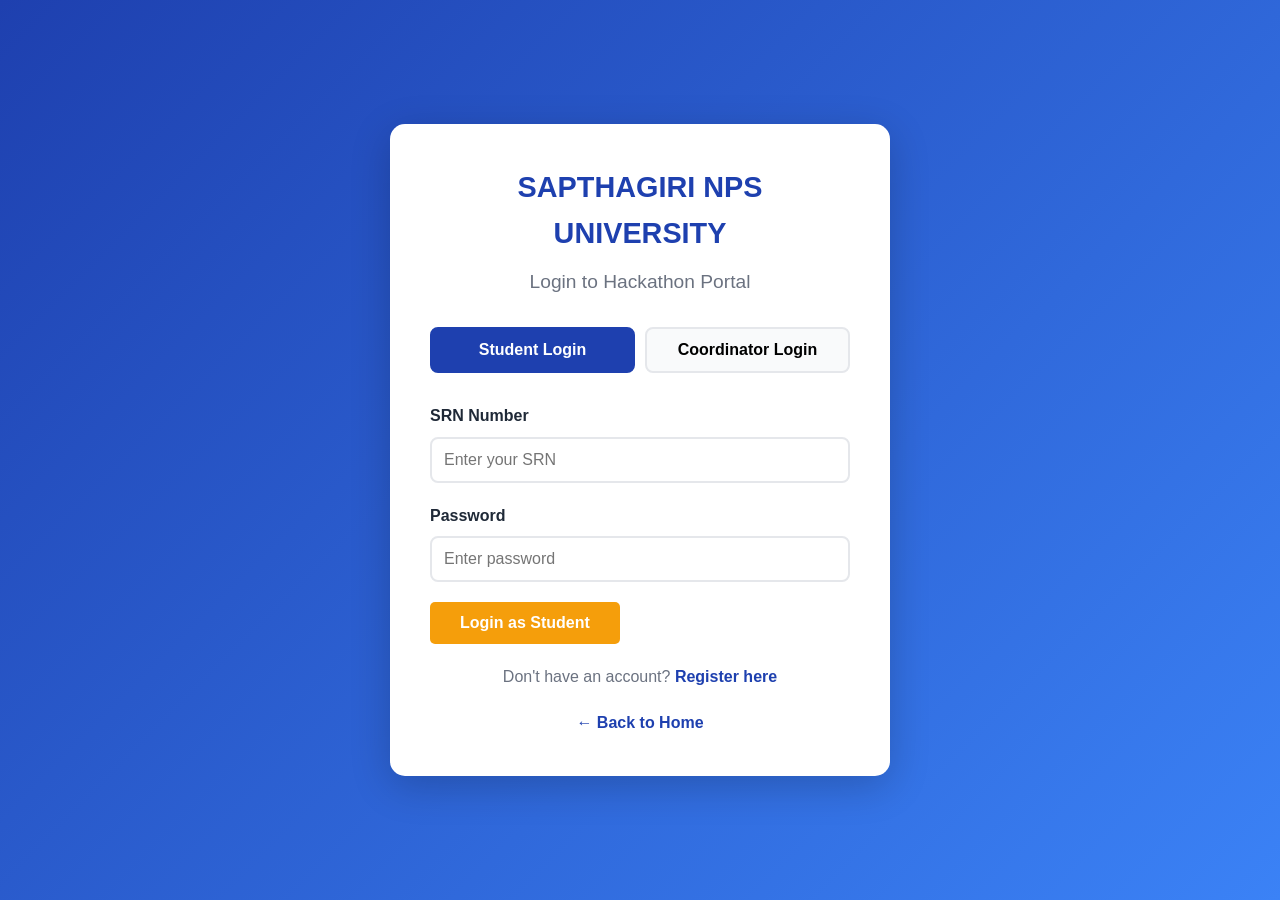
<file: student-dashboard.html>
<!DOCTYPE html>
<html lang="en">

<head>
    <meta charset="UTF-8">
    <meta name="viewport" content="width=device-width, initial-scale=1.0">
    <title>Student Dashboard - Hackathon Portal</title>
    <link rel="stylesheet" href="style.css">
    <link rel="stylesheet" href="dashboard.css">
    <link rel="stylesheet" href="tickets.css">
    <link rel="stylesheet" href="sponsors.css">
</head>

<body>
    <header class="dashboard-header">
        <div class="container">
            <div class="logo">
                <h2>SNPSU Hackathon Portal</h2>
            </div>
            <div class="user-info">
                <span id="userName">Welcome, Student</span>
                <button onclick="logout()" class="btn btn-logout">Logout</button>
            </div>
        </div>
    </header>

    <nav class="dashboard-nav">
        <a href="#" class="nav-item active" data-tab="hackathons">
            <span>📋</span> Hackathons
        </a>
        <a href="#" class="nav-item" data-tab="myregistrations">
            <span>✅</span> My Registrations
        </a>
        <a href="#" class="nav-item" data-tab="roomallocation">
            <span>🏢</span> Room Allocation
        </a>
        <a href="#" class="nav-item" data-tab="tickets">
            <span>🎫</span> Support Tickets
            <span class="badge" id="ticketBadge" style="display: none;">0</span>
        </a>
        <a href="#" class="nav-item" data-tab="notifications">
            <span>🔔</span> Notifications
            <span class="badge" id="notificationBadge">3</span>
        </a>
        <a href="#" class="nav-item" data-tab="sponsors">
            <span>🤝</span> Sponsors
        </a>
        <a href="#" class="nav-item" data-tab="social">
            <span>📱</span> Social Media
        </a>
    </nav>

    <main class="dashboard-main">
        <div class="container">
            <div class="stats-grid">
                <div class="stat-card">
                    <h3 id="totalHackathons">0</h3>
                    <p>Available Hackathons</p>
                </div>
                <div class="stat-card">
                    <h3 id="myRegistrations">0</h3>
                    <p>My Registrations</p>
                </div>
            </div>

            <div id="hackathonsTab" class="tab-content active">
                <h2>Available Hackathons</h2>
                <div id="hackathonsList" class="hackathons-grid"></div>
            </div>

            <div id="myregistrationsTab" class="tab-content">
                <h2>My Team Registrations</h2>
                <div id="registrationsList" class="registrations-list"></div>
            </div>

            <div id="roomallocationTab" class="tab-content">
                <div style="display: flex; justify-content: space-between; align-items: center; margin-bottom: 30px;">
                    <h2>Room Allocation</h2>
                    <button onclick="displayStudentRoomAllocation()" class="btn btn-secondary">🔄 Refresh</button>
                </div>
                <div id="roomAllocationContent"></div>
            </div>


            <div id="ticketsTab" class="tab-content">
                <div class="tab-header">
                    <h2>Support Tickets</h2>
                    <button onclick="openCreateTicketModal()" class="btn btn-primary">➕ Create New Ticket</button>
                </div>
                <div class="ticket-stats">
                    <div class="stat-card">
                        <h3 id="myTotalTickets">0</h3>
                        <p>Total Tickets</p>
                    </div>
                    <div class="stat-card">
                        <h3 id="myOpenTickets">0</h3>
                        <p>Open</p>
                    </div>
                    <div class="stat-card">
                        <h3 id="myInProgressTickets">0</h3>
                        <p>In Progress</p>
                    </div>
                    <div class="stat-card">
                        <h3 id="myResolvedTickets">0</h3>
                        <p>Resolved</p>
                    </div>
                </div>
                <div id="studentTicketsList" class="tickets-list"></div>
            </div>

            <div id="notificationsTab" class="tab-content">
                <h2>Notifications</h2>
                <div id="notificationsList" class="notifications-list"></div>
            </div>

            <div id="sponsorsTab" class="tab-content">
                <h2>Our Sponsors</h2>
                <div class="sponsors-grid"></div>
            </div>

            <div id="socialTab" class="tab-content">
                <h2>Connect With Us</h2>
                <div class="social-grid">
                    <a href="#" class="social-card">
                        <span>📘</span>
                        <h3>Facebook</h3>
                        <p>Follow us on Facebook</p>
                    </a>
                    <a href="#" class="social-card">
                        <span>📸</span>
                        <h3>Instagram</h3>
                        <p>Follow us on Instagram</p>
                    </a>
                    <a href="#" class="social-card">
                        <span>🐦</span>
                        <h3>Twitter</h3>
                        <p>Follow us on Twitter</p>
                    </a>
                    <a href="#" class="social-card">
                        <span>💼</span>
                        <h3>LinkedIn</h3>
                        <p>Connect on LinkedIn</p>
                    </a>
                </div>
            </div>
        </div>

        <div id="createTicketModal" class="modal">
            <div class="modal-content">
                <div class="modal-header">
                    <h2>Create Support Ticket</h2>
                    <span class="close" onclick="closeCreateTicketModal()">&times;</span>
                </div>
                <form id="createTicketForm">
                    <div class="form-group">
                        <label for="ticketSubject">Subject *</label>
                        <input type="text" id="ticketSubject" required placeholder="Brief summary of your issue" maxlength="100">
                        <small>Max 100 characters</small>
                    </div>
                    <div class="form-group">
                        <label for="ticketDescription">Description *</label>
                        <textarea id="ticketDescription" rows="6" required placeholder="Detailed description of your issue or question"></textarea>
                        <small>Please provide as much detail as possible</small>
                    </div>
                    <div class="form-actions">
                        <button type="submit" class="btn btn-primary">Submit Ticket</button>
                        <button type="button" onclick="closeCreateTicketModal()" class="btn btn-secondary">Cancel</button>
                    </div>
                </form>
            </div>
        </div>

        <div id="viewTicketModal" class="modal">
            <div class="modal-content modal-large">
                <div class="modal-header">
                    <h2 id="viewTicketNumber">Ticket Details</h2>
                    <span class="close" onclick="closeViewTicketModal()">&times;</span>
                </div>
                <div id="viewTicketContent"></div>
            </div>
        </div>

        <div id="roomDetailsModal" class="modal">
            <div class="modal-content">
                <div class="modal-header">
                    <h2 id="roomModalTitle">Room Assignment</h2>
                    <span class="close" onclick="closeRoomDetailsModal()">&times;</span>
                </div>
                <div id="roomModalContent"></div>
            </div>
        </div>

    </main>

    <script src="auth.js"></script>
    <script src="tickets.js"></script>
    <script src="sponsors.js"></script>
    <script src="student.js"></script>
    <script src="student-tickets.js"></script>
    <link rel="stylesheet" href="room-allocation.css">
    <script src="room-allocation.js"></script>


</body>

</html>

</html>
</file>
<file: style.css>
/* Reset and Base Styles */

* {
    margin: 0;
    padding: 0;
    box-sizing: border-box;
}

:root {
    --primary-color: #1e40af;
    --secondary-color: #3b82f6;
    --accent-color: #f59e0b;
    --text-dark: #1f2937;
    --text-light: #6b7280;
    --bg-light: #f9fafb;
    --bg-white: #ffffff;
    --border-color: #e5e7eb;
    --success-color: #10b981;
    --error-color: #ef4444;
}

body {
    font-family: 'Segoe UI', Tahoma, Geneva, Verdana, sans-serif;
    line-height: 1.6;
    color: var(--text-dark);
    background-color: var(--bg-light);
}

.container {
    max-width: 1200px;
    margin: 0 auto;
    padding: 0 20px;
}


/* Header Styles */

.header {
    background: linear-gradient(135deg, var(--primary-color), var(--secondary-color));
    color: white;
    padding: 20px 0;
    box-shadow: 0 2px 10px rgba(0, 0, 0, 0.1);
}

.header .container {
    display: flex;
    justify-content: space-between;
    align-items: center;
    flex-wrap: wrap;
}

.logo h1 {
    font-size: 24px;
    font-weight: 700;
    margin-bottom: 5px;
}

.tagline {
    font-size: 12px;
    opacity: 0.9;
    letter-spacing: 1px;
}

.nav {
    display: flex;
    gap: 20px;
    align-items: center;
}

.nav a {
    color: white;
    text-decoration: none;
    padding: 8px 16px;
    border-radius: 5px;
    transition: all 0.3s;
}

.nav a:hover {
    background-color: rgba(255, 255, 255, 0.1);
}

.btn-login,
.btn-register {
    background-color: var(--accent-color);
    font-weight: 600;
}


/* Hero Section */

.hero {
    background: linear-gradient(135deg, rgba(30, 64, 175, 0.95), rgba(59, 130, 246, 0.95)), url('data:image/svg+xml,<svg xmlns="http://www.w3.org/2000/svg" viewBox="0 0 1200 600"><rect fill="%231e40af" width="1200" height="600"/></svg>');
    background-size: cover;
    background-position: center;
    color: white;
    padding: 100px 20px;
    text-align: center;
}

.hero-content h1 {
    font-size: 2.5rem;
    margin-bottom: 10px;
    font-weight: 700;
    text-transform: uppercase;
}

.hero-content h2 {
    font-size: 2rem;
    margin-bottom: 20px;
    color: var(--accent-color);
}

.hero-content p {
    font-size: 1.2rem;
    margin-bottom: 30px;
    opacity: 0.9;
}

.hero-buttons {
    display: flex;
    gap: 20px;
    justify-content: center;
    flex-wrap: wrap;
}


/* Buttons */

.btn {
    display: inline-block;
    padding: 12px 30px;
    border-radius: 5px;
    text-decoration: none;
    font-weight: 600;
    transition: all 0.3s;
    cursor: pointer;
    border: none;
    font-size: 16px;
}

.btn-primary {
    background-color: var(--accent-color);
    color: white;
}

.btn-primary:hover {
    background-color: #d97706;
    transform: translateY(-2px);
    box-shadow: 0 5px 15px rgba(245, 158, 11, 0.4);
}

.btn-secondary {
    background-color: white;
    color: var(--primary-color);
}

.btn-secondary:hover {
    background-color: var(--bg-light);
}

.btn-large {
    padding: 15px 40px;
    font-size: 18px;
}


/* About Section */

.about {
    padding: 80px 20px;
    background-color: white;
}

.about h2 {
    text-align: center;
    font-size: 2.5rem;
    margin-bottom: 20px;
    color: var(--primary-color);
}

.about>.container>p {
    text-align: center;
    max-width: 800px;
    margin: 0 auto 60px;
    font-size: 1.1rem;
    color: var(--text-light);
}

.features {
    display: grid;
    grid-template-columns: repeat(auto-fit, minmax(250px, 1fr));
    gap: 30px;
}

.feature {
    background-color: var(--bg-light);
    padding: 30px;
    border-radius: 10px;
    text-align: center;
    transition: all 0.3s;
}

.feature:hover {
    transform: translateY(-5px);
    box-shadow: 0 10px 30px rgba(0, 0, 0, 0.1);
}

.feature h3 {
    font-size: 1.5rem;
    margin-bottom: 15px;
    color: var(--primary-color);
}


/* Hackathons Section */

.hackathons {
    padding: 80px 20px;
    background-color: var(--bg-light);
}

.hackathons h2 {
    text-align: center;
    font-size: 2.5rem;
    margin-bottom: 50px;
    color: var(--primary-color);
}

.hackathon-grid {
    display: grid;
    grid-template-columns: repeat(auto-fill, minmax(300px, 1fr));
    gap: 30px;
}

.hackathon-card {
    background-color: white;
    border-radius: 10px;
    padding: 30px;
    box-shadow: 0 5px 15px rgba(0, 0, 0, 0.1);
    transition: all 0.3s;
}

.hackathon-card:hover {
    transform: translateY(-5px);
    box-shadow: 0 10px 30px rgba(0, 0, 0, 0.15);
}

.hackathon-card h3 {
    font-size: 1.5rem;
    margin-bottom: 15px;
    color: var(--primary-color);
}

.hackathon-card .date {
    display: flex;
    align-items: center;
    gap: 10px;
    color: var(--text-light);
    margin-bottom: 10px;
}

.hackathon-card .price {
    font-size: 1.3rem;
    color: var(--accent-color);
    font-weight: 700;
    margin: 15px 0;
}

.hackathon-card .description {
    color: var(--text-light);
    margin-bottom: 20px;
}

.hackathon-card .team-size {
    font-size: 0.9rem;
    color: var(--text-light);
    margin-bottom: 15px;
}


/* Footer */

.footer {
    background-color: var(--text-dark);
    color: white;
    padding: 50px 20px 20px;
}

.footer-content {
    display: grid;
    grid-template-columns: repeat(auto-fit, minmax(250px, 1fr));
    gap: 40px;
    margin-bottom: 30px;
}

.footer-section h3 {
    margin-bottom: 15px;
    color: var(--accent-color);
}

.footer-section a {
    display: block;
    color: rgba(255, 255, 255, 0.8);
    text-decoration: none;
    margin-bottom: 10px;
    transition: color 0.3s;
}

.footer-section a:hover {
    color: white;
}

.copyright {
    text-align: center;
    padding-top: 20px;
    border-top: 1px solid rgba(255, 255, 255, 0.1);
    opacity: 0.7;
}


/* Responsive Design */

@media (max-width: 768px) {
    .header .container {
        flex-direction: column;
        text-align: center;
    }
    .nav {
        margin-top: 20px;
    }
    .hero-content h1 {
        font-size: 1.8rem;
    }
    .hero-content h2 {
        font-size: 1.5rem;
    }
    .about h2,
    .hackathons h2 {
        font-size: 2rem;
    }
}
</file>
<file: dashboard.css>
/* Dashboard Header */

.dashboard-header {
    background: linear-gradient(135deg, var(--primary-color), var(--secondary-color));
    color: white;
    padding: 20px 0;
    box-shadow: 0 2px 10px rgba(0, 0, 0, 0.1);
}

.dashboard-header .container {
    display: flex;
    justify-content: space-between;
    align-items: center;
}

.user-info {
    display: flex;
    align-items: center;
    gap: 20px;
}

.btn-logout {
    background-color: var(--error-color);
    color: white;
    padding: 8px 20px;
}

.btn-logout:hover {
    background-color: #dc2626;
}


/* Dashboard Navigation */

.dashboard-nav {
    background-color: white;
    box-shadow: 0 2px 10px rgba(0, 0, 0, 0.05);
    display: flex;
    justify-content: center;
    flex-wrap: wrap;
    gap: 5px;
    padding: 10px;
}

.nav-item {
    display: flex;
    align-items: center;
    gap: 8px;
    padding: 12px 24px;
    text-decoration: none;
    color: var(--text-dark);
    font-weight: 600;
    border-radius: 8px;
    transition: all 0.3s;
    position: relative;
}

.nav-item:hover {
    background-color: var(--bg-light);
    color: var(--primary-color);
}

.nav-item.active {
    background-color: var(--primary-color);
    color: white;
}

.nav-item .badge {
    position: absolute;
    top: 5px;
    right: 5px;
    background-color: var(--error-color);
    color: white;
    border-radius: 50%;
    width: 20px;
    height: 20px;
    display: flex;
    align-items: center;
    justify-content: center;
    font-size: 12px;
}


/* Dashboard Main */

.dashboard-main {
    padding: 40px 20px;
    min-height: calc(100vh - 140px);
}

.tab-content {
    display: none;
}

.tab-content.active {
    display: block;
}

.tab-header {
    margin-bottom: 40px;
}

.tab-header h2 {
    color: var(--primary-color);
    font-size: 2rem;
    margin-bottom: 30px;
}


/* Stats Summary */

.stats-summary {
    display: grid;
    grid-template-columns: repeat(auto-fit, minmax(200px, 1fr));
    gap: 20px;
    margin-bottom: 40px;
}

.stat-card {
    background-color: white;
    padding: 25px;
    border-radius: 10px;
    box-shadow: 0 2px 10px rgba(0, 0, 0, 0.1);
    text-align: center;
}

.stat-card h3 {
    font-size: 2.5rem;
    color: var(--primary-color);
    margin-bottom: 10px;
}

.stat-card p {
    color: var(--text-light);
    font-weight: 600;
}


/* Stats Grid for Coordinator */

.stats-grid {
    display: grid;
    grid-template-columns: repeat(auto-fit, minmax(250px, 1fr));
    gap: 30px;
    margin-bottom: 40px;
}

.stat-card-large {
    background: linear-gradient(135deg, var(--primary-color), var(--secondary-color));
    color: white;
    padding: 40px;
    border-radius: 15px;
    box-shadow: 0 5px 20px rgba(0, 0, 0, 0.1);
    text-align: center;
    transition: transform 0.3s;
}

.stat-card-large:hover {
    transform: translateY(-5px);
}

.stat-card-large h3 {
    font-size: 3rem;
    margin-bottom: 10px;
}

.stat-card-large p {
    font-size: 1.1rem;
    opacity: 0.9;
}


/* Hackathons List */

.hackathons-list {
    display: grid;
    grid-template-columns: repeat(auto-fill, minmax(320px, 1fr));
    gap: 30px;
}


/* Registrations List */

.registrations-list {
    display: grid;
    gap: 20px;
}

.registration-card {
    background-color: white;
    padding: 25px;
    border-radius: 10px;
    box-shadow: 0 2px 10px rgba(0, 0, 0, 0.1);
}

.registration-card h3 {
    color: var(--primary-color);
    margin-bottom: 15px;
}

.registration-details {
    display: grid;
    grid-template-columns: repeat(auto-fit, minmax(200px, 1fr));
    gap: 15px;
    margin-top: 15px;
}

.detail-item {
    padding: 10px;
    background-color: var(--bg-light);
    border-radius: 5px;
}

.detail-item strong {
    display: block;
    color: var(--text-light);
    font-size: 0.9rem;
    margin-bottom: 5px;
}


/* Notifications List */

.notifications-list {
    display: grid;
    gap: 15px;
}

.notification-item {
    background-color: white;
    padding: 20px;
    border-radius: 10px;
    box-shadow: 0 2px 10px rgba(0, 0, 0, 0.1);
    border-left: 4px solid var(--primary-color);
}

.notification-item.unread {
    background-color: #eff6ff;
}

.notification-item h4 {
    color: var(--primary-color);
    margin-bottom: 10px;
}

.notification-item .time {
    color: var(--text-light);
    font-size: 0.9rem;
    margin-top: 10px;
}


/* Sponsors Grid */

.sponsors-grid {
    display: grid;
    grid-template-columns: repeat(auto-fit, minmax(300px, 1fr));
    gap: 30px;
}

.sponsor-card {
    background-color: white;
    padding: 40px;
    border-radius: 10px;
    box-shadow: 0 2px 10px rgba(0, 0, 0, 0.1);
    text-align: center;
    transition: transform 0.3s;
}

.sponsor-card:hover {
    transform: translateY(-5px);
}

.sponsor-card h3 {
    color: var(--primary-color);
    margin-bottom: 15px;
    font-size: 1.5rem;
}


/* Social Links */

.social-links {
    display: grid;
    grid-template-columns: repeat(auto-fit, minmax(250px, 1fr));
    gap: 25px;
}

.social-card {
    background-color: white;
    padding: 30px;
    border-radius: 10px;
    box-shadow: 0 2px 10px rgba(0, 0, 0, 0.1);
    text-align: center;
    text-decoration: none;
    color: var(--text-dark);
    transition: all 0.3s;
}

.social-card:hover {
    transform: translateY(-5px);
    box-shadow: 0 5px 20px rgba(0, 0, 0, 0.15);
}

.social-card span {
    font-size: 3rem;
    display: block;
    margin-bottom: 15px;
}

.social-card h3 {
    color: var(--primary-color);
    margin-bottom: 10px;
}


/* Hackathon Form */

.hackathon-form {
    background-color: white;
    padding: 30px;
    border-radius: 10px;
    box-shadow: 0 2px 10px rgba(0, 0, 0, 0.1);
}


/* Manage List */

.manage-list {
    display: grid;
    gap: 20px;
}

.manage-item {
    background-color: white;
    padding: 25px;
    border-radius: 10px;
    box-shadow: 0 2px 10px rgba(0, 0, 0, 0.1);
    display: flex;
    justify-content: space-between;
    align-items: center;
    flex-wrap: wrap;
    gap: 20px;
}

.manage-item-info h3 {
    color: var(--primary-color);
    margin-bottom: 10px;
}

.manage-item-actions {
    display: flex;
    gap: 10px;
}

.btn-edit {
    background-color: var(--secondary-color);
    color: white;
    padding: 8px 16px;
}

.btn-delete {
    background-color: var(--error-color);
    color: white;
    padding: 8px 16px;
}


/* Registrations Table */

.registrations-table {
    background-color: white;
    padding: 20px;
    border-radius: 10px;
    box-shadow: 0 2px 10px rgba(0, 0, 0, 0.1);
    overflow-x: auto;
}

.registrations-table table {
    width: 100%;
    border-collapse: collapse;
}

.registrations-table th,
.registrations-table td {
    padding: 12px;
    text-align: left;
    border-bottom: 1px solid var(--border-color);
}

.registrations-table th {
    background-color: var(--bg-light);
    color: var(--primary-color);
    font-weight: 600;
}


/* Live Stats */

.live-stats-container {
    display: grid;
    gap: 40px;
}

.chart-section {
    background-color: white;
    padding: 30px;
    border-radius: 10px;
    box-shadow: 0 2px 10px rgba(0, 0, 0, 0.1);
}

.chart-section h3 {
    color: var(--primary-color);
    margin-bottom: 20px;
}


/* Responsive */

@media (max-width: 768px) {
    .dashboard-nav {
        flex-direction: column;
    }
    .stats-summary,
    .stats-grid {
        grid-template-columns: 1fr;
    }
    .manage-item {
        flex-direction: column;
        align-items: flex-start;
    }
}


/* Message Box */

.message-box {
    padding: 15px;
    border-radius: 8px;
    margin-bottom: 20px;
    display: none;
    font-weight: 600;
}

.message-box.success {
    background-color: #d1fae5;
    color: var(--success-color);
    border-left: 4px solid var(--success-color);
}

.message-box.error {
    background-color: #fee2e2;
    color: var(--error-color);
    border-left: 4px solid var(--error-color);
}


/* Checkbox Group */

.checkbox-group {
    padding: 15px;
    background-color: var(--bg-light);
    border-radius: 8px;
}

.checkbox-group label {
    display: flex;
    align-items: center;
    cursor: pointer;
}

.checkbox-group input[type="checkbox"] {
    margin-right: 10px;
    width: 18px;
    height: 18px;
    cursor: pointer;
}


/* Activity List */

.activity-list {
    display: grid;
    gap: 15px;
}

.activity-item {
    display: flex;
    align-items: center;
    gap: 15px;
    padding: 15px;
    background-color: white;
    border-radius: 8px;
    box-shadow: 0 2px 5px rgba(0, 0, 0, 0.05);
}

.activity-icon {
    font-size: 1.5rem;
}

.activity-content {
    flex: 1;
}

.activity-time {
    font-size: 0.85rem;
    color: var(--text-light);
    margin-top: 5px;
}


/* Button Styles */

.btn-view {
    background-color: var(--secondary-color);
    color: white;
    padding: 8px 16px;
    border: none;
    border-radius: 5px;
    cursor: pointer;
    transition: all 0.3s;
}

.btn-view:hover {
    background-color: #2563eb;
}

.btn-small {
    padding: 5px 12px;
    font-size: 13px;
    border-radius: 4px;
    border: none;
    cursor: pointer;
    transition: all 0.3s;
}

.btn-small.btn-view {
    background-color: var(--secondary-color);
    color: white;
}


/* Filter Section */

.filter-section {
    background-color: white;
    padding: 20px;
    border-radius: 10px;
    margin-bottom: 20px;
    display: flex;
    align-items: center;
    gap: 15px;
}

.filter-section label {
    font-weight: 600;
    color: var(--text-dark);
}

.filter-section select {
    padding: 8px 15px;
    border: 2px solid var(--border-color);
    border-radius: 5px;
    font-size: 14px;
    cursor: pointer;
}


/* Chart Container */

.chart-container {
    padding: 20px;
    min-height: 200px;
}

.bar-item {
    margin-bottom: 20px;
}

.bar-label {
    font-weight: 600;
    color: var(--text-dark);
    margin-bottom: 8px;
    font-size: 14px;
}

.bar-wrapper {
    background-color: var(--bg-light);
    border-radius: 5px;
    height: 35px;
    position: relative;
    overflow: hidden;
}

.bar {
    height: 100%;
    background: linear-gradient(90deg, var(--primary-color), var(--secondary-color));
    border-radius: 5px;
    display: flex;
    align-items: center;
    justify-content: flex-end;
    padding-right: 10px;
    transition: width 0.5s ease;
    min-width: 50px;
}

.bar-secondary {
    background: linear-gradient(90deg, #10b981, #34d399);
}

.bar-accent {
    background: linear-gradient(90deg, var(--accent-color), #fbbf24);
}

.bar-value {
    color: white;
    font-weight: 600;
    font-size: 13px;
}


/* Stats Summary Row */

.stats-summary-row {
    display: grid;
    grid-template-columns: repeat(auto-fit, minmax(200px, 1fr));
    gap: 20px;
    margin-bottom: 30px;
}

.stat-box {
    background-color: white;
    padding: 25px;
    border-radius: 10px;
    box-shadow: 0 2px 10px rgba(0, 0, 0, 0.05);
    text-align: center;
}

.stat-box h4 {
    color: var(--text-light);
    font-size: 0.9rem;
    margin-bottom: 10px;
    font-weight: 600;
}

.stat-box p {
    color: var(--primary-color);
    font-size: 1.8rem;
    font-weight: 700;
}


/* Toast Notification */

.toast {
    position: fixed;
    bottom: 30px;
    right: 30px;
    background-color: var(--text-dark);
    color: white;
    padding: 15px 25px;
    border-radius: 8px;
    box-shadow: 0 5px 20px rgba(0, 0, 0, 0.3);
    opacity: 0;
    transform: translateY(20px);
    transition: all 0.3s ease;
    z-index: 10000;
}

.toast.show {
    opacity: 1;
    transform: translateY(0);
}


/* Table code styling */

table code {
    background-color: var(--bg-light);
    padding: 3px 6px;
    border-radius: 3px;
    font-size: 12px;
    color: var(--primary-color);
}


/* Responsive */

@media (max-width: 768px) {
    .stats-summary-row,
    .stats-grid {
        grid-template-columns: 1fr;
    }
    .filter-section {
        flex-direction: column;
        align-items: flex-start;
    }
    .manage-item-actions {
        width: 100%;
        display: flex;
        gap: 5px;
    }
    .manage-item-actions button {
        flex: 1;
        font-size: 13px;
        padding: 8px 10px;
    }
}


/* ============= HACKATHON FORM STYLES ============= */

.hackathon-form {
    background-color: white;
    padding: 35px;
    border-radius: 12px;
    box-shadow: 0 2px 15px rgba(0, 0, 0, 0.08);
    max-width: 900px;
}

.hackathon-form .form-row {
    display: grid;
    grid-template-columns: 1fr 1fr;
    gap: 25px;
    margin-bottom: 25px;
}

.hackathon-form .form-group {
    margin-bottom: 25px;
}

.hackathon-form label {
    display: block;
    margin-bottom: 10px;
    font-weight: 600;
    color: var(--text-dark);
    font-size: 15px;
}

.hackathon-form input,
.hackathon-form select,
.hackathon-form textarea {
    width: 100%;
    padding: 12px 15px;
    border: 2px solid var(--border-color);
    border-radius: 8px;
    font-size: 15px;
    font-family: inherit;
    transition: all 0.3s ease;
    background-color: var(--bg-white);
}

.hackathon-form input:focus,
.hackathon-form select:focus,
.hackathon-form textarea:focus {
    outline: none;
    border-color: var(--secondary-color);
    box-shadow: 0 0 0 3px rgba(59, 130, 246, 0.1);
}

.hackathon-form textarea {
    resize: vertical;
    min-height: 120px;
    line-height: 1.6;
}

.hackathon-form input::placeholder,
.hackathon-form textarea::placeholder {
    color: var(--text-light);
    opacity: 0.6;
}

.hackathon-form .checkbox-group {
    background-color: #eff6ff;
    padding: 18px;
    border-radius: 8px;
    border: 2px solid #dbeafe;
    margin-bottom: 25px;
}

.hackathon-form .checkbox-group label {
    display: flex;
    align-items: center;
    margin-bottom: 0;
    cursor: pointer;
    font-weight: 500;
}

.hackathon-form .checkbox-group input[type="checkbox"] {
    width: 20px;
    height: 20px;
    margin-right: 12px;
    cursor: pointer;
    accent-color: var(--primary-color);
}

.hackathon-form .btn-large {
    padding: 14px 40px;
    font-size: 16px;
    font-weight: 600;
    border-radius: 8px;
    border: none;
    cursor: pointer;
    transition: all 0.3s ease;
}

.hackathon-form .btn-primary {
    background: linear-gradient(135deg, var(--primary-color), var(--secondary-color));
    color: white;
    box-shadow: 0 4px 15px rgba(30, 64, 175, 0.3);
}

.hackathon-form .btn-primary:hover {
    transform: translateY(-2px);
    box-shadow: 0 6px 20px rgba(30, 64, 175, 0.4);
}

.hackathon-form .btn-secondary {
    background-color: var(--bg-light);
    color: var(--text-dark);
    border: 2px solid var(--border-color);
}

.hackathon-form .btn-secondary:hover {
    background-color: #e5e7eb;
    border-color: var(--text-light);
}


/* Form validation states */

.hackathon-form input:invalid:not(:placeholder-shown),
.hackathon-form textarea:invalid:not(:placeholder-shown) {
    border-color: var(--error-color);
}

.hackathon-form input:valid:not(:placeholder-shown),
.hackathon-form textarea:valid:not(:placeholder-shown) {
    border-color: var(--success-color);
}


/* Message Box (for success/error messages) */

.message-box {
    padding: 15px 20px;
    border-radius: 8px;
    margin-bottom: 25px;
    display: none;
    font-weight: 600;
    animation: slideDown 0.3s ease;
}

@keyframes slideDown {
    from {
        opacity: 0;
        transform: translateY(-10px);
    }
    to {
        opacity: 1;
        transform: translateY(0);
    }
}

.message-box.success {
    background-color: #d1fae5;
    color: #059669;
    border-left: 4px solid #10b981;
}

.message-box.error {
    background-color: #fee2e2;
    color: #dc2626;
    border-left: 4px solid var(--error-color);
}


/* Required field indicator */

.hackathon-form label::after {
    content: " *";
    color: var(--error-color);
    font-weight: 700;
}

.hackathon-form .checkbox-group label::after {
    content: "";
}


/* Tab Content Styling */

#addhackathonTab h2 {
    color: var(--primary-color);
    font-size: 2rem;
    margin-bottom: 30px;
    font-weight: 700;
}


/* Responsive Design for Forms */

@media (max-width: 768px) {
    .hackathon-form {
        padding: 25px 20px;
    }
    .hackathon-form .form-row {
        grid-template-columns: 1fr;
        gap: 20px;
    }
    .hackathon-form .btn-large {
        width: 100%;
        margin-bottom: 10px;
    }
    .hackathon-form .btn-secondary {
        margin-left: 0 !important;
    }
}

@media (max-width: 480px) {
    .hackathon-form {
        padding: 20px 15px;
    }
    .hackathon-form label {
        font-size: 14px;
    }
    .hackathon-form input,
    .hackathon-form textarea {
        font-size: 14px;
        padding: 10px 12px;
    }
}


/* Loading State */

.hackathon-form button:disabled {
    opacity: 0.6;
    cursor: not-allowed;
}

.hackathon-form button.loading::after {
    content: "";
    width: 16px;
    height: 16px;
    margin-left: 10px;
    border: 2px solid rgba(255, 255, 255, 0.3);
    border-top-color: white;
    border-radius: 50%;
    display: inline-block;
    animation: spin 0.8s linear infinite;
    vertical-align: middle;
}

@keyframes spin {
    to {
        transform: rotate(360deg);
    }
}


/* Input focus effects */

.hackathon-form input:focus,
.hackathon-form textarea:focus {
    background-color: white;
}


/* Number input styling */

.hackathon-form input[type="number"] {
    -moz-appearance: textfield;
}

.hackathon-form input[type="number"]::-webkit-outer-spin-button,
.hackathon-form input[type="number"]::-webkit-inner-spin-button {
    -webkit-appearance: none;
    margin: 0;
}


/* Date and time input styling */

.hackathon-form input[type="date"],
.hackathon-form input[type="time"] {
    cursor: pointer;
}

.hackathon-form input[type="date"]::-webkit-calendar-picker-indicator,
.hackathon-form input[type="time"]::-webkit-calendar-picker-indicator {
    cursor: pointer;
    filter: invert(0.5);
}


/* Fieldset alternative styling */

.form-section {
    border: 2px solid var(--border-color);
    border-radius: 8px;
    padding: 20px;
    margin-bottom: 25px;
}

.form-section-title {
    font-size: 1.2rem;
    font-weight: 700;
    color: var(--primary-color);
    margin-bottom: 20px;
}


/* ============= STUDENT DASHBOARD SPECIFIC STYLES ============= */


/* Hackathon Card Enhancements */

.hackathon-badge {
    position: absolute;
    top: 15px;
    right: 15px;
    padding: 6px 12px;
    border-radius: 20px;
    font-size: 12px;
    font-weight: 700;
    text-transform: uppercase;
}

.hackathon-badge.registered {
    background-color: #d1fae5;
    color: #059669;
}

.hackathon-badge.open {
    background-color: #dbeafe;
    color: #2563eb;
}

.hackathon-card {
    position: relative;
}

.hackathon-card .venue {
    display: flex;
    align-items: center;
    gap: 8px;
    color: var(--text-light);
    font-size: 14px;
    margin-bottom: 10px;
}

.hackathon-card .reg-count {
    font-size: 13px;
    color: var(--text-light);
    margin-top: 10px;
}

.btn-registered {
    background-color: #10b981;
    color: white;
    cursor: not-allowed;
    opacity: 0.7;
}


/* Registration Card */

.registration-card {
    background-color: white;
    padding: 25px;
    border-radius: 12px;
    box-shadow: 0 2px 10px rgba(0, 0, 0, 0.08);
    margin-bottom: 20px;
    transition: transform 0.3s ease;
}

.registration-card:hover {
    transform: translateY(-3px);
    box-shadow: 0 5px 20px rgba(0, 0, 0, 0.12);
}

.registration-header {
    display: flex;
    justify-content: space-between;
    align-items: center;
    margin-bottom: 20px;
    padding-bottom: 15px;
    border-bottom: 2px solid var(--bg-light);
}

.registration-header h3 {
    color: var(--primary-color);
    margin: 0;
    font-size: 1.4rem;
}

.status-badge {
    padding: 6px 14px;
    border-radius: 20px;
    font-size: 12px;
    font-weight: 700;
}

.status-badge.upcoming {
    background-color: #dbeafe;
    color: #2563eb;
}

.status-badge.completed {
    background-color: #d1fae5;
    color: #059669;
}

.registration-details {
    display: grid;
    grid-template-columns: repeat(auto-fit, minmax(200px, 1fr));
    gap: 15px;
    margin-bottom: 20px;
}

.detail-item {
    padding: 12px;
    background-color: var(--bg-light);
    border-radius: 8px;
}

.detail-item strong {
    display: block;
    color: var(--text-light);
    font-size: 0.85rem;
    margin-bottom: 5px;
    font-weight: 600;
}

.detail-item span {
    color: var(--text-dark);
    font-weight: 500;
}

.detail-item .amount {
    color: var(--accent-color);
    font-weight: 700;
    font-size: 1.1rem;
}

.detail-item .transaction-id {
    font-family: 'Courier New', monospace;
    font-size: 0.9rem;
    color: var(--primary-color);
}

.registration-actions {
    display: flex;
    gap: 10px;
    flex-wrap: wrap;
}

.btn-small {
    padding: 8px 16px;
    font-size: 14px;
}


/* Empty State */

.empty-state {
    text-align: center;
    padding: 60px 20px;
    background-color: white;
    border-radius: 12px;
    box-shadow: 0 2px 10px rgba(0, 0, 0, 0.05);
}

.empty-icon {
    font-size: 4rem;
    margin-bottom: 20px;
}

.empty-state h3 {
    color: var(--primary-color);
    font-size: 1.5rem;
    margin-bottom: 10px;
}

.empty-state p {
    color: var(--text-light);
    margin-bottom: 25px;
    font-size: 1.05rem;
}


/* Notification Enhancements */

.notification-item {
    display: flex;
    align-items: flex-start;
    gap: 15px;
    padding: 18px;
    background-color: white;
    border-radius: 10px;
    box-shadow: 0 2px 8px rgba(0, 0, 0, 0.06);
    border-left: 4px solid var(--primary-color);
    transition: all 0.3s ease;
    margin-bottom: 15px;
}

.notification-item:hover {
    box-shadow: 0 4px 12px rgba(0, 0, 0, 0.1);
    transform: translateX(5px);
}

.notification-item.unread {
    background-color: #eff6ff;
    border-left-color: var(--accent-color);
}

.notification-item.type-success {
    border-left-color: #10b981;
}

.notification-item.type-reminder {
    border-left-color: var(--accent-color);
}

.notification-item.type-info {
    border-left-color: #3b82f6;
}

.notification-icon {
    font-size: 1.8rem;
    flex-shrink: 0;
}

.notification-content {
    flex: 1;
}

.notification-content h4 {
    color: var(--primary-color);
    margin-bottom: 8px;
    font-size: 1.05rem;
}

.notification-content p {
    color: var(--text-dark);
    line-height: 1.5;
    margin-bottom: 8px;
}

.notification-time {
    color: var(--text-light);
    font-size: 0.85rem;
    font-weight: 500;
}


/* Sponsor Card Enhancements */

.sponsor-card {
    background-color: white;
    padding: 35px;
    border-radius: 12px;
    box-shadow: 0 2px 10px rgba(0, 0, 0, 0.08);
    text-align: center;
    transition: all 0.3s ease;
    border: 2px solid transparent;
}

.sponsor-card:hover {
    transform: translateY(-8px);
    box-shadow: 0 8px 25px rgba(0, 0, 0, 0.15);
    border-color: var(--secondary-color);
}

.sponsor-icon {
    font-size: 3rem;
    margin-bottom: 15px;
}

.sponsor-card h3 {
    color: var(--primary-color);
    margin-bottom: 12px;
    font-size: 1.3rem;
}

.sponsor-card p {
    color: var(--text-light);
    margin-bottom: 20px;
    line-height: 1.6;
}

.sponsor-companies {
    display: flex;
    flex-wrap: wrap;
    gap: 8px;
    justify-content: center;
    margin-bottom: 20px;
}

.company-tag {
    background-color: var(--bg-light);
    padding: 6px 12px;
    border-radius: 20px;
    font-size: 12px;
    color: var(--text-dark);
    font-weight: 600;
}


/* Social Card Enhancements */

.social-card {
    background: linear-gradient(135deg, white, var(--bg-light));
    padding: 35px;
    border-radius: 12px;
    box-shadow: 0 2px 10px rgba(0, 0, 0, 0.08);
    text-align: center;
    text-decoration: none;
    color: var(--text-dark);
    transition: all 0.3s ease;
    border: 2px solid transparent;
}

.social-card:hover {
    transform: translateY(-8px) scale(1.02);
    box-shadow: 0 8px 25px rgba(0, 0, 0, 0.15);
    border-color: var(--secondary-color);
}

.social-card span {
    font-size: 3.5rem;
    display: block;
    margin-bottom: 15px;
    transition: transform 0.3s ease;
}

.social-card:hover span {
    transform: rotate(10deg) scale(1.1);
}

.social-card h3 {
    color: var(--primary-color);
    margin-bottom: 10px;
    font-size: 1.3rem;
}

.social-card p {
    color: var(--text-light);
    font-size: 0.95rem;
}


/* Toast Notification */

.toast {
    position: fixed;
    bottom: 30px;
    right: 30px;
    background: linear-gradient(135deg, var(--primary-color), var(--secondary-color));
    color: white;
    padding: 16px 24px;
    border-radius: 10px;
    box-shadow: 0 5px 25px rgba(0, 0, 0, 0.3);
    opacity: 0;
    transform: translateY(30px);
    transition: all 0.3s ease;
    z-index: 10000;
    font-weight: 600;
}

.toast.show {
    opacity: 1;
    transform: translateY(0);
}


/* Responsive */

@media (max-width: 768px) {
    .registration-header {
        flex-direction: column;
        align-items: flex-start;
        gap: 10px;
    }
    .registration-details {
        grid-template-columns: 1fr;
    }
    .registration-actions {
        flex-direction: column;
    }
    .registration-actions .btn-small {
        width: 100%;
    }
    .sponsor-companies {
        flex-direction: column;
    }

}
/* ============= MANAGE HACKATHONS SECTION STYLES ============= */

.manage-list {
    display: grid;
    gap: 25px;
    margin-top: 20px;
}

.manage-card {
    background: linear-gradient(135deg, #ffffff 0%, #f9fafb 100%);
    border-radius: 16px;
    box-shadow: 0 4px 15px rgba(0, 0, 0, 0.08);
    padding: 30px;
    transition: all 0.3s cubic-bezier(0.4, 0, 0.2, 1);
    border: 2px solid transparent;
    position: relative;
    overflow: hidden;
}

.manage-card::before {
    content: '';
    position: absolute;
    top: 0;
    left: 0;
    right: 0;
    height: 4px;
    background: linear-gradient(90deg, var(--primary-color), var(--secondary-color));
    opacity: 0;
    transition: opacity 0.3s ease;
}

.manage-card:hover {
    transform: translateY(-5px);
    box-shadow: 0 12px 30px rgba(0, 0, 0, 0.15);
    border-color: var(--secondary-color);
}

.manage-card:hover::before {
    opacity: 1;
}

/* Manage Card Header */
.manage-header {
    display: flex;
    justify-content: space-between;
    align-items: center;
    margin-bottom: 25px;
    padding-bottom: 20px;
    border-bottom: 2px solid var(--bg-light);
    flex-wrap: wrap;
    gap: 15px;
}

.manage-header h3 {
    color: var(--primary-color);
    font-size: 1.5rem;
    font-weight: 700;
    margin: 0;
    line-height: 1.3;
    flex: 1;
    min-width: 200px;
}

/* Status Badges */
.status-badge {
    padding: 8px 18px;
    border-radius: 25px;
    font-size: 13px;
    font-weight: 700;
    text-transform: uppercase;
    letter-spacing: 0.5px;
    display: inline-flex;
    align-items: center;
    gap: 6px;
    box-shadow: 0 2px 8px rgba(0, 0, 0, 0.1);
}

.status-badge.upcoming {
    background: linear-gradient(135deg, #dbeafe 0%, #bfdbfe 100%);
    color: #1e40af;
    border: 2px solid #3b82f6;
}

.status-badge.past,
.status-badge.completed {
    background: linear-gradient(135deg, #d1fae5 0%, #a7f3d0 100%);
    color: #065f46;
    border: 2px solid #10b981;
}

.status-badge.upcoming::before {
    content: '⏰';
}

.status-badge.past::before,
.status-badge.completed::before {
    content: '✓';
}

/* Manage Card Details */
.manage-details {
    display: grid;
    grid-template-columns: repeat(auto-fit, minmax(250px, 1fr));
    gap: 18px;
    margin-bottom: 25px;
}

.manage-details p {
    margin: 0;
    padding: 14px 18px;
    background-color: var(--bg-light);
    border-radius: 10px;
    font-size: 15px;
    color: var(--text-dark);
    display: flex;
    align-items: center;
    gap: 8px;
    transition: all 0.3s ease;
    border-left: 3px solid transparent;
}

.manage-details p:hover {
    background-color: #e5e7eb;
    border-left-color: var(--secondary-color);
    transform: translateX(5px);
}

.manage-details p strong {
    font-weight: 700;
    color: var(--text-dark);
    min-width: 120px;
}

/* Manage Card Actions */
.manage-actions {
    display: flex;
    gap: 12px;
    flex-wrap: wrap;
    padding-top: 20px;
    border-top: 2px solid var(--bg-light);
}

.manage-actions .btn {
    flex: 1;
    min-width: 120px;
    padding: 12px 20px;
    border-radius: 10px;
    font-size: 14px;
    font-weight: 600;
    border: none;
    cursor: pointer;
    transition: all 0.3s ease;
    display: inline-flex;
    align-items: center;
    justify-content: center;
    gap: 8px;
    box-shadow: 0 2px 8px rgba(0, 0, 0, 0.1);
}

.manage-actions .btn:hover {
    transform: translateY(-2px);
    box-shadow: 0 4px 12px rgba(0, 0, 0, 0.2);
}

.manage-actions .btn-secondary {
    background: linear-gradient(135deg, #6366f1 0%, #4f46e5 100%);
    color: white;
}

.manage-actions .btn-secondary:hover {
    background: linear-gradient(135deg, #4f46e5 0%, #4338ca 100%);
}

.manage-actions .btn-primary {
    background: linear-gradient(135deg, var(--secondary-color) 0%, #2563eb 100%);
    color: white;
}

.manage-actions .btn-primary:hover {
    background: linear-gradient(135deg, #2563eb 0%, #1e40af 100%);
}

.manage-actions .btn-danger {
    background: linear-gradient(135deg, var(--error-color) 0%, #dc2626 100%);
    color: white;
}

.manage-actions .btn-danger:hover {
    background: linear-gradient(135deg, #dc2626 0%, #b91c1c 100%);
}

.manage-actions .btn-small {
    padding: 10px 16px;
    font-size: 13px;
}

/* Empty State */
.empty-state {
    text-align: center;
    padding: 80px 40px;
    background: linear-gradient(135deg, #ffffff 0%, #f9fafb 100%);
    border-radius: 16px;
    box-shadow: 0 4px 15px rgba(0, 0, 0, 0.08);
}

.empty-icon {
    font-size: 5rem;
    margin-bottom: 25px;
    animation: float 3s ease-in-out infinite;
}

@keyframes float {
    0%, 100% { transform: translateY(0); }
    50% { transform: translateY(-10px); }
}

.empty-state h3 {
    color: var(--primary-color);
    font-size: 1.8rem;
    margin-bottom: 15px;
    font-weight: 700;
}

.empty-state p {
    color: var(--text-light);
    font-size: 1.1rem;
    margin-bottom: 30px;
    line-height: 1.6;
}

/* Responsive Design */
@media (max-width: 968px) {
    .manage-details {
        grid-template-columns: 1fr;
    }
    
    .manage-header {
        flex-direction: column;
        align-items: flex-start;
    }
    
    .manage-header h3 {
        font-size: 1.3rem;
    }
}

@media (max-width: 640px) {
    .manage-card {
        padding: 20px;
    }
    
    .manage-actions {
        flex-direction: column;
    }
    
    .manage-actions .btn {
        width: 100%;
        min-width: unset;
    }
    
    .manage-details p {
        font-size: 14px;
        padding: 12px 14px;
    }
    
    .manage-details p strong {
        min-width: 100px;
        font-size: 13px;
    }
}

/* Loading Animation */
@keyframes shimmer {
    0% {
        background-position: -1000px 0;
    }
    100% {
        background-position: 1000px 0;
    }
}

.manage-card.loading {
    background: linear-gradient(90deg, #f0f0f0 25%, #e0e0e0 50%, #f0f0f0 75%);
    background-size: 1000px 100%;
    animation: shimmer 2s infinite;
}
</file>
<file: tickets.css>
.ticket-stats {
    display: grid;
    grid-template-columns: repeat(auto-fit, minmax(200px, 1fr));
    gap: 20px;
    margin-bottom: 30px
}

.tickets-list {
    display: grid;
    gap: 20px
}

.ticket-card {
    background: #fff;
    border-radius: 12px;
    padding: 25px;
    box-shadow: 0 2px 10px rgba(0, 0, 0, .08);
    transition: all .3s;
    border-left: 4px solid #3b82f6
}

.ticket-card:hover {
    transform: translateY(-3px);
    box-shadow: 0 5px 20px rgba(0, 0, 0, .12)
}

.ticket-header {
    display: flex;
    justify-content: space-between;
    align-items: flex-start;
    margin-bottom: 15px;
    padding-bottom: 15px;
    border-bottom: 2px solid #f3f4f6
}

.ticket-info {
    display: flex;
    align-items: center;
    gap: 10px;
    flex-wrap: wrap
}

.ticket-number {
    font-size: 1.1rem;
    color: #1e40af;
    font-weight: 700;
    margin: 0;
    font-family: 'Courier New', monospace
}

.ticket-status {
    padding: 6px 14px;
    border-radius: 20px;
    font-size: 12px;
    font-weight: 700;
    text-transform: uppercase
}

.status-open {
    background: #dbeafe;
    color: #1e40af
}

.status-in-progress {
    background: #fef3c7;
    color: #d97706
}

.status-resolved {
    background: #d1fae5;
    color: #059669
}

.status-closed {
    background: #f3f4f6;
    color: #6b7280
}

.ticket-priority {
    padding: 6px 14px;
    border-radius: 20px;
    font-size: 12px;
    font-weight: 700
}

.priority-low {
    background: #f3f4f6;
    color: #6b7280
}

.priority-normal {
    background: #dbeafe;
    color: #2563eb
}

.priority-high {
    background: #fef3c7;
    color: #d97706
}

.priority-urgent {
    background: #fee2e2;
    color: #dc2626
}

.new-response-badge,
.needs-response-badge {
    padding: 6px 14px;
    border-radius: 20px;
    font-size: 12px;
    font-weight: 700;
    color: #fff;
    animation: pulse 2s infinite
}

.new-response-badge {
    background: #10b981
}

.needs-response-badge {
    background: #ef4444
}

@keyframes pulse {
    0%,
    100% {
        opacity: 1
    }
    50% {
        opacity: .7
    }
}

.coordinator-badge {
    padding: 4px 10px;
    border-radius: 12px;
    font-size: 11px;
    background: #3b82f6;
    color: #fff;
    margin-left: 8px
}

.student-badge {
    padding: 4px 10px;
    border-radius: 12px;
    font-size: 11px;
    background: #10b981;
    color: #fff;
    margin-left: 8px
}

.ticket-body {
    margin-bottom: 15px
}

.ticket-subject {
    font-size: 1.1rem;
    color: #1f2937;
    margin-bottom: 10px;
    font-weight: 600
}

.ticket-description {
    color: #6b7280;
    line-height: 1.6
}

.ticket-footer {
    display: flex;
    justify-content: space-between;
    align-items: center;
    padding-top: 15px;
    border-top: 1px solid #e5e7eb;
    flex-wrap: wrap;
    gap: 15px
}

.ticket-meta {
    display: flex;
    gap: 15px;
    flex-wrap: wrap;
    font-size: .9rem;
    color: #6b7280
}

.ticket-date,
.ticket-student {
    font-size: .9rem;
    color: #6b7280
}

.modal {
    display: none;
    position: fixed;
    z-index: 10000;
    left: 0;
    top: 0;
    width: 100%;
    height: 100%;
    background-color: rgba(0, 0, 0, .5)
}

.modal-content {
    background-color: #fff;
    margin: 5% auto;
    padding: 0;
    border-radius: 15px;
    width: 90%;
    max-width: 600px;
    max-height: 85vh;
    overflow-y: auto;
    box-shadow: 0 10px 40px rgba(0, 0, 0, .3)
}

.modal-large {
    max-width: 900px
}

.modal-header {
    background: linear-gradient(135deg, #1e40af, #3b82f6);
    color: #fff;
    padding: 25px 30px;
    border-radius: 15px 15px 0 0;
    display: flex;
    justify-content: space-between;
    align-items: center
}

.modal-header h2 {
    margin: 0;
    font-size: 1.5rem
}

.close {
    color: #fff;
    font-size: 32px;
    font-weight: 700;
    cursor: pointer;
    line-height: 1;
    transition: all .3s
}

.close:hover {
    transform: scale(1.2)
}

.ticket-detail {
    padding: 30px
}

.ticket-detail-header {
    margin-bottom: 30px;
    padding-bottom: 20px;
    border-bottom: 2px solid #e5e7eb
}

.ticket-badges {
    display: flex;
    gap: 10px;
    flex-wrap: wrap;
    margin-bottom: 15px
}

.ticket-dates div {
    font-size: .9rem;
    color: #6b7280;
    margin-bottom: 5px
}

.ticket-student-info h4 {
    color: #1e40af;
    margin-bottom: 5px
}

.ticket-student-info p {
    color: #6b7280
}

.ticket-detail-body h3 {
    color: #1e40af;
    margin: 25px 0 15px;
    font-size: 1.2rem
}

.ticket-subject-full,
.ticket-description-full {
    padding: 15px;
    background: #f9fafb;
    border-radius: 8px;
    line-height: 1.8
}

.responses-container {
    max-height: 400px;
    overflow-y: auto;
    padding: 15px;
    background: #f9fafb;
    border-radius: 8px
}

.no-responses {
    text-align: center;
    color: #6b7280;
    padding: 30px;
    font-style: italic
}

.response-item {
    background: #fff;
    padding: 20px;
    border-radius: 10px;
    margin-bottom: 15px;
    border-left: 4px solid #e5e7eb
}

.response-coordinator {
    border-left-color: #3b82f6;
    background: linear-gradient(to right, #eff6ff, #fff)
}

.response-student {
    border-left-color: #10b981;
    background: linear-gradient(to right, #f0fdf4, #fff)
}

.response-header {
    display: flex;
    justify-content: space-between;
    align-items: center;
    margin-bottom: 12px;
    padding-bottom: 10px;
    border-bottom: 1px solid #e5e7eb
}

.response-author {
    font-weight: 700;
    color: #1f2937;
    display: flex;
    align-items: center;
    gap: 8px
}

.response-time {
    font-size: .85rem;
    color: #6b7280
}

.response-message {
    color: #1f2937;
    line-height: 1.6;
    white-space: pre-wrap
}

.add-response-section {
    margin-top: 30px;
    padding: 25px;
    background: #f9fafb;
    border-radius: 10px
}

.coordinator-response {
    background: linear-gradient(135deg, #eff6ff, #dbeafe);
    border: 2px solid #3b82f6
}

.add-response-section h3 {
    margin-top: 0!important;
    margin-bottom: 15px
}

.add-response-section textarea {
    width: 100%;
    padding: 15px;
    border: 2px solid #e5e7eb;
    border-radius: 8px;
    font-size: 15px;
    font-family: inherit;
    resize: vertical;
    margin-bottom: 15px
}

.add-response-section textarea:focus {
    outline: 0;
    border-color: #3b82f6;
    box-shadow: 0 0 0 3px rgba(59, 130, 246, .1)
}

#createTicketForm .form-group {
    margin-bottom: 20px
}

#createTicketForm label {
    display: block;
    margin-bottom: 8px;
    font-weight: 600;
    color: #1f2937
}

#createTicketForm input,
#createTicketForm textarea {
    width: 100%;
    padding: 12px 15px;
    border: 2px solid #e5e7eb;
    border-radius: 8px;
    font-size: 15px;
    font-family: inherit;
    transition: all .3s
}

#createTicketForm input:focus,
#createTicketForm textarea:focus {
    outline: 0;
    border-color: #3b82f6;
    box-shadow: 0 0 0 3px rgba(59, 130, 246, .1)
}

#createTicketForm small {
    display: block;
    margin-top: 5px;
    color: #6b7280;
    font-size: .85rem
}

.form-actions {
    display: flex;
    gap: 10px;
    justify-content: flex-end;
    margin-top: 25px
}

.status-select-small {
    padding: 6px 12px;
    border: 2px solid #e5e7eb;
    border-radius: 6px;
    font-size: 13px;
    cursor: pointer;
    background: #fff
}

.ticket-controls {
    display: flex;
    gap: 10px
}

.ticket-controls select {
    padding: 8px 12px;
    border: 2px solid #e5e7eb;
    border-radius: 6px;
    font-size: 14px
}

.tab-header {
    display: flex;
    justify-content: space-between;
    align-items: center;
    margin-bottom: 30px
}

@media (max-width:768px) {
    .ticket-header {
        flex-direction: column;
        gap: 10px
    }
    .ticket-footer {
        flex-direction: column;
        align-items: flex-start
    }
    .modal-content {
        width: 95%;
        margin: 2% auto
    }
}
</file>
<file: sponsors.css>
/* ============= SPONSOR MANAGEMENT STYLES ============= */


/* Coordinator Sponsors Grid */

.sponsors-management-grid {
    display: grid;
    grid-template-columns: repeat(auto-fill, minmax(320px, 1fr));
    gap: 30px;
    margin-top: 30px;
}


/* Sponsor Management Card */

.sponsor-manage-card {
    background: white;
    border-radius: 15px;
    padding: 25px;
    box-shadow: 0 4px 15px rgba(0, 0, 0, 0.1);
    transition: all 0.3s ease;
    border: 2px solid #e5e7eb;
    position: relative;
    overflow: hidden;
}

.sponsor-manage-card::before {
    content: '';
    position: absolute;
    top: 0;
    left: 0;
    width: 100%;
    height: 4px;
    background: linear-gradient(90deg, #3b82f6, #8b5cf6);
}

.sponsor-manage-card:hover {
    transform: translateY(-8px);
    box-shadow: 0 8px 25px rgba(0, 0, 0, 0.15);
    border-color: #3b82f6;
}

.sponsor-manage-header {
    display: flex;
    justify-content: space-between;
    align-items: center;
    margin-bottom: 20px;
}

.sponsor-tier-badge {
    padding: 8px 16px;
    border-radius: 25px;
    font-size: 13px;
    font-weight: 700;
    color: #1f2937;
    border: 2px solid #1f2937;
    display: inline-flex;
    align-items: center;
    gap: 5px;
}

.sponsor-tier-badge-small {
    padding: 6px 14px;
    border-radius: 20px;
    font-size: 12px;
    font-weight: 700;
    color: #1f2937;
    margin-bottom: 15px;
    display: inline-block;
    border: 2px solid currentColor;
}

.btn-delete {
    background: #fee2e2;
    color: #dc2626;
    border: 2px solid #dc2626;
    padding: 10px 14px;
    border-radius: 8px;
    cursor: pointer;
    font-size: 18px;
    transition: all 0.3s;
    display: flex;
    align-items: center;
    justify-content: center;
}

.btn-delete:hover {
    background: #dc2626;
    color: white;
    transform: scale(1.15) rotate(5deg);
}

.sponsor-logo-container {
    width: 100%;
    height: 180px;
    display: flex;
    align-items: center;
    justify-content: center;
    background: linear-gradient(135deg, #f9fafb 0%, #e5e7eb 100%);
    border-radius: 12px;
    margin-bottom: 20px;
    padding: 20px;
    border: 2px dashed #cbd5e1;
}

.sponsor-logo-large {
    max-width: 100%;
    max-height: 100%;
    object-fit: contain;
    filter: drop-shadow(0 2px 8px rgba(0, 0, 0, 0.1));
}

.sponsor-logo-wrapper {
    width: 100%;
    height: 140px;
    display: flex;
    align-items: center;
    justify-content: center;
    background: linear-gradient(135deg, #f9fafb 0%, #e5e7eb 100%);
    border-radius: 12px;
    margin: 15px 0;
    padding: 20px;
    border: 2px solid #e5e7eb;
}

.sponsor-logo {
    max-width: 100%;
    max-height: 100%;
    object-fit: contain;
    filter: drop-shadow(0 2px 8px rgba(0, 0, 0, 0.1));
}

.sponsor-info h3 {
    color: #1e40af;
    margin-bottom: 12px;
    font-size: 1.3rem;
    font-weight: 700;
}

.sponsor-website {
    display: inline-flex;
    align-items: center;
    gap: 5px;
    color: #3b82f6;
    text-decoration: none;
    margin-bottom: 12px;
    font-size: 0.95rem;
    font-weight: 600;
    transition: all 0.3s;
    padding: 8px 12px;
    background: #eff6ff;
    border-radius: 8px;
}

.sponsor-website:hover {
    color: #1e40af;
    background: #dbeafe;
    transform: translateX(3px);
}

.sponsor-date {
    font-size: 0.9rem;
    color: #6b7280;
    margin-top: 15px;
    padding-top: 15px;
    border-top: 1px solid #e5e7eb;
}


/* ============= MODAL STYLING ============= */

.modal {
    display: none;
    position: fixed;
    z-index: 10000;
    left: 0;
    top: 0;
    width: 100%;
    height: 100%;
    background-color: rgba(0, 0, 0, 0.6);
    backdrop-filter: blur(5px);
    animation: fadeIn 0.3s ease;
}

@keyframes fadeIn {
    from {
        opacity: 0;
    }
    to {
        opacity: 1;
    }
}

.modal-content {
    background: white;
    margin: 3% auto;
    padding: 0;
    border-radius: 20px;
    width: 90%;
    max-width: 600px;
    max-height: 90vh;
    overflow-y: auto;
    box-shadow: 0 20px 60px rgba(0, 0, 0, 0.3);
    animation: slideUp 0.4s ease;
}

@keyframes slideUp {
    from {
        opacity: 0;
        transform: translateY(50px);
    }
    to {
        opacity: 1;
        transform: translateY(0);
    }
}

.modal-header {
    background: linear-gradient(135deg, #3b82f6 0%, #8b5cf6 100%);
    color: white;
    padding: 30px;
    border-radius: 20px 20px 0 0;
    display: flex;
    justify-content: space-between;
    align-items: center;
    box-shadow: 0 4px 15px rgba(59, 130, 246, 0.3);
}

.modal-header h2 {
    margin: 0;
    font-size: 1.6rem;
    font-weight: 700;
}

.close {
    color: white;
    font-size: 36px;
    font-weight: bold;
    cursor: pointer;
    line-height: 1;
    transition: all 0.3s;
    width: 40px;
    height: 40px;
    display: flex;
    align-items: center;
    justify-content: center;
    border-radius: 50%;
    background: rgba(255, 255, 255, 0.2);
}

.close:hover {
    transform: scale(1.2) rotate(90deg);
    background: rgba(255, 255, 255, 0.3);
}


/* ============= FORM STYLING ============= */

#addSponsorForm {
    padding: 35px;
}

#addSponsorForm .form-group {
    margin-bottom: 25px;
}

#addSponsorForm label {
    display: block;
    margin-bottom: 10px;
    font-weight: 700;
    color: #1f2937;
    font-size: 0.95rem;
    text-transform: uppercase;
    letter-spacing: 0.5px;
}

#addSponsorForm input[type="text"],
#addSponsorForm input[type="url"],
#addSponsorForm select {
    width: 100%;
    padding: 14px 18px;
    border: 2px solid #e5e7eb;
    border-radius: 12px;
    font-size: 15px;
    font-family: inherit;
    transition: all 0.3s;
    background: #f9fafb;
}

#addSponsorForm input[type="text"]:focus,
#addSponsorForm input[type="url"]:focus,
#addSponsorForm select:focus {
    outline: none;
    border-color: #3b82f6;
    background: white;
    box-shadow: 0 0 0 4px rgba(59, 130, 246, 0.1);
    transform: translateY(-2px);
}

#addSponsorForm select {
    cursor: pointer;
    appearance: none;
    background-image: url("data:image/svg+xml,%3Csvg xmlns='http://www.w3.org/2000/svg' width='12' height='12' viewBox='0 0 12 12'%3E%3Cpath fill='%233b82f6' d='M10.293 3.293L6 7.586 1.707 3.293A1 1 0 00.293 4.707l5 5a1 1 0 001.414 0l5-5a1 1 0 10-1.414-1.414z'/%3E%3C/svg%3E");
    background-repeat: no-repeat;
    background-position: right 15px center;
    padding-right: 45px;
}

#addSponsorForm input[type="file"] {
    width: 100%;
    padding: 16px;
    border: 3px dashed #cbd5e1;
    border-radius: 12px;
    cursor: pointer;
    font-size: 14px;
    transition: all 0.3s;
    background: #f9fafb;
}

#addSponsorForm input[type="file"]:hover {
    border-color: #3b82f6;
    background: #eff6ff;
    transform: scale(1.02);
}

#addSponsorForm input[type="file"]:focus {
    outline: none;
    border-color: #3b82f6;
    box-shadow: 0 0 0 4px rgba(59, 130, 246, 0.1);
}

#addSponsorForm small {
    display: block;
    margin-top: 8px;
    color: #6b7280;
    font-size: 0.85rem;
    font-style: italic;
}


/* Logo Preview */

.logo-preview {
    margin-top: 20px;
    text-align: center;
    padding: 20px;
    background: #f9fafb;
    border-radius: 12px;
    border: 2px solid #e5e7eb;
}

.logo-preview img {
    max-width: 250px;
    max-height: 250px;
    border-radius: 12px;
    box-shadow: 0 4px 15px rgba(0, 0, 0, 0.1);
    border: 3px solid white;
}


/* Form Actions */

.form-actions {
    display: flex;
    gap: 12px;
    justify-content: flex-end;
    margin-top: 35px;
    padding-top: 25px;
    border-top: 2px solid #e5e7eb;
}

.form-actions .btn {
    padding: 14px 28px;
    font-size: 15px;
    font-weight: 700;
    border-radius: 10px;
    transition: all 0.3s;
}

.form-actions .btn-primary {
    background: linear-gradient(135deg, #3b82f6 0%, #8b5cf6 100%);
    box-shadow: 0 4px 15px rgba(59, 130, 246, 0.3);
}

.form-actions .btn-primary:hover {
    transform: translateY(-2px);
    box-shadow: 0 6px 20px rgba(59, 130, 246, 0.4);
}

.form-actions .btn-secondary {
    background: #e5e7eb;
    color: #1f2937;
}

.form-actions .btn-secondary:hover {
    background: #d1d5db;
    transform: translateY(-2px);
}


/* ============= STUDENT SPONSOR CARDS ============= */

.sponsors-grid {
    display: grid;
    grid-template-columns: repeat(auto-fill, minmax(280px, 1fr));
    gap: 30px;
    margin-top: 30px;
}

.sponsor-card {
    background: white;
    border-radius: 15px;
    padding: 30px;
    box-shadow: 0 4px 15px rgba(0, 0, 0, 0.08);
    text-align: center;
    transition: all 0.3s ease;
    border: 2px solid #e5e7eb;
    position: relative;
    overflow: hidden;
}

.sponsor-card::before {
    content: '';
    position: absolute;
    top: 0;
    left: 0;
    width: 100%;
    height: 4px;
    background: linear-gradient(90deg, #3b82f6, #8b5cf6);
}

.sponsor-card:hover {
    transform: translateY(-8px);
    box-shadow: 0 8px 25px rgba(0, 0, 0, 0.15);
    border-color: #3b82f6;
}

.sponsor-card h3 {
    color: #1e40af;
    margin: 20px 0 15px;
    font-size: 1.2rem;
    font-weight: 700;
}

.sponsor-card .btn {
    margin-top: 15px;
}


/* ============= EMPTY STATE ============= */

.empty-state {
    text-align: center;
    padding: 80px 30px;
    background: linear-gradient(135deg, #f9fafb 0%, #e5e7eb 100%);
    border-radius: 15px;
    border: 2px dashed #cbd5e1;
}

.empty-icon {
    font-size: 5rem;
    margin-bottom: 25px;
    animation: bounce 2s infinite;
}

@keyframes bounce {
    0%,
    100% {
        transform: translateY(0);
    }
    50% {
        transform: translateY(-10px);
    }
}

.empty-state h3 {
    color: #1e40af;
    margin-bottom: 15px;
    font-size: 1.5rem;
}

.empty-state p {
    color: #6b7280;
    margin-bottom: 30px;
    font-size: 1.05rem;
}


/* ============= RESPONSIVE ============= */

@media (max-width: 768px) {
    .sponsors-management-grid,
    .sponsors-grid {
        grid-template-columns: 1fr;
    }
    .modal-content {
        width: 95%;
        margin: 5% auto;
    }
    #addSponsorForm {
        padding: 25px;
    }
    .modal-header {
        padding: 20px;
    }
    .modal-header h2 {
        font-size: 1.3rem;
    }
    .form-actions {
        flex-direction: column;
    }
    .form-actions .btn {
        width: 100%;
    }
}


/* ============= SCROLLBAR STYLING ============= */

.modal-content::-webkit-scrollbar {
    width: 8px;
}

.modal-content::-webkit-scrollbar-track {
    background: #f1f1f1;
}

.modal-content::-webkit-scrollbar-thumb {
    background: #3b82f6;
    border-radius: 10px;
}

.modal-content::-webkit-scrollbar-thumb:hover {
    background: #2563eb;
}
</file>
<file: coordinator-modals.css>
/* Coordinator Details Modal Styles */

.modal-body {
    padding: 30px;
    max-height: 70vh;
    overflow-y: auto;
}

.details-container {
    background: linear-gradient(135deg, #f9fafb 0%, #ffffff 100%);
    border-radius: 15px;
    padding: 30px;
    border: 2px solid #e5e7eb;
}

.details-header {
    text-align: center;
    margin-bottom: 30px;
    padding-bottom: 20px;
    border-bottom: 3px solid #3b82f6;
}

.details-header h3 {
    color: #1e40af;
    font-size: 1.8rem;
    margin-bottom: 10px;
    font-weight: 700;
}

.details-header .subtitle {
    color: #6b7280;
    font-size: 1rem;
    font-style: italic;
}

.details-section {
    margin-bottom: 30px;
    background: white;
    padding: 25px;
    border-radius: 12px;
    box-shadow: 0 2px 10px rgba(0, 0, 0, 0.05);
    border-left: 4px solid #3b82f6;
}

.details-section h4 {
    color: #1e40af;
    font-size: 1.3rem;
    margin-bottom: 15px;
    display: flex;
    align-items: center;
    gap: 10px;
    font-weight: 700;
}

.details-section h4::before {
    content: '📋';
    font-size: 1.5rem;
}

.detail-row {
    display: grid;
    grid-template-columns: 200px 1fr;
    gap: 15px;
    padding: 12px 0;
    border-bottom: 1px solid #f3f4f6;
}

.detail-row:last-child {
    border-bottom: none;
}

.detail-label {
    font-weight: 700;
    color: #374151;
    display: flex;
    align-items: center;
    gap: 8px;
}

.detail-value {
    color: #1f2937;
    font-weight: 500;
}

.detail-value.highlight {
    color: #3b82f6;
    font-weight: 700;
    font-size: 1.1rem;
}

.detail-value.success {
    color: #059669;
    font-weight: 700;
}

.detail-value.price {
    color: #dc2626;
    font-weight: 700;
    font-size: 1.2rem;
}

.description-box {
    background: #f9fafb;
    padding: 20px;
    border-radius: 10px;
    border: 2px solid #e5e7eb;
    line-height: 1.8;
    color: #374151;
    margin-top: 10px;
}

.team-members-list {
    background: #f9fafb;
    padding: 20px;
    border-radius: 10px;
    border: 2px solid #e5e7eb;
    margin-top: 15px;
}

.team-member-item {
    display: flex;
    align-items: center;
    gap: 15px;
    padding: 15px;
    background: white;
    border-radius: 8px;
    margin-bottom: 12px;
    box-shadow: 0 2px 5px rgba(0, 0, 0, 0.05);
    border-left: 3px solid #3b82f6;
}

.team-member-item:last-child {
    margin-bottom: 0;
}

.member-number {
    background: #3b82f6;
    color: white;
    width: 35px;
    height: 35px;
    border-radius: 50%;
    display: flex;
    align-items: center;
    justify-content: center;
    font-weight: 700;
    font-size: 1.1rem;
}

.member-info {
    flex: 1;
}

.member-name {
    font-weight: 700;
    color: #1e40af;
    font-size: 1.05rem;
    margin-bottom: 3px;
}

.member-details {
    color: #6b7280;
    font-size: 0.9rem;
}

.leader-badge {
    background: linear-gradient(135deg, #fbbf24, #f59e0b);
    color: white;
    padding: 5px 12px;
    border-radius: 15px;
    font-size: 0.8rem;
    font-weight: 700;
    box-shadow: 0 2px 5px rgba(245, 158, 11, 0.3);
}

.status-badge-large {
    display: inline-block;
    padding: 10px 20px;
    border-radius: 25px;
    font-weight: 700;
    font-size: 0.95rem;
    margin-top: 10px;
}

.status-active {
    background: #d1fae5;
    color: #059669;
    border: 2px solid #059669;
}

.status-upcoming {
    background: #dbeafe;
    color: #2563eb;
    border: 2px solid #2563eb;
}

.status-completed {
    background: #f3f4f6;
    color: #6b7280;
    border: 2px solid #6b7280;
}

.status-paid {
    background: #d1fae5;
    color: #059669;
    border: 2px solid #059669;
}

.info-box {
    background: linear-gradient(135deg, #eff6ff 0%, #dbeafe 100%);
    border: 2px solid #3b82f6;
    border-radius: 10px;
    padding: 15px 20px;
    margin-top: 15px;
    display: flex;
    align-items: center;
    gap: 15px;
}

.info-box-icon {
    font-size: 2rem;
}

.info-box-text {
    flex: 1;
    color: #1e40af;
    font-weight: 600;
}

.payment-details {
    background: linear-gradient(135deg, #ecfdf5 0%, #d1fae5 100%);
    border: 2px solid #059669;
    border-radius: 12px;
    padding: 25px;
    margin-top: 20px;
}

.payment-details h4 {
    color: #059669;
}

.payment-details h4::before {
    content: '💳';
}

.transaction-id-box {
    background: white;
    padding: 15px;
    border-radius: 8px;
    font-family: 'Courier New', monospace;
    font-size: 1.1rem;
    font-weight: 700;
    color: #1e40af;
    text-align: center;
    border: 2px dashed #3b82f6;
    margin-top: 10px;
}

.modal-body::-webkit-scrollbar {
    width: 10px;
}

.modal-body::-webkit-scrollbar-track {
    background: #f1f1f1;
    border-radius: 10px;
}

.modal-body::-webkit-scrollbar-thumb {
    background: #3b82f6;
    border-radius: 10px;
}

.modal-body::-webkit-scrollbar-thumb:hover {
    background: #2563eb;
}

@media (max-width: 768px) {
    .detail-row {
        grid-template-columns: 1fr;
        gap: 5px;
    }
    .detail-label {
        font-size: 0.9rem;
    }
    .team-member-item {
        flex-direction: column;
        text-align: center;
    }
    .modal-body {
        padding: 20px;
    }
    .details-container {
        padding: 20px;
    }
}
</file>
<file: room-allocation.css>
/* Room Allocation Styles */

.room-allocation-container {
    padding: 20px;
    background: white;
    border-radius: 10px;
    box-shadow: 0 2px 10px rgba(0, 0, 0, 0.1);
    margin-top: 20px;
}

.room-info-card {
    background: linear-gradient(135deg, #667eea 0%, #764ba2 100%);
    color: white;
    padding: 30px;
    border-radius: 15px;
    margin-bottom: 30px;
    text-align: center;
}

.room-info-card h2 {
    font-size: 48px;
    margin: 0 0 10px 0;
}

.room-info-card p {
    font-size: 18px;
    opacity: 0.9;
}

.room-details {
    background: #f8f9fa;
    padding: 20px;
    border-radius: 10px;
    margin-bottom: 20px;
}

.room-details-grid {
    display: grid;
    grid-template-columns: repeat(auto-fit, minmax(200px, 1fr));
    gap: 15px;
    margin-top: 15px;
}

.room-detail-item {
    background: white;
    padding: 15px;
    border-radius: 8px;
    border-left: 4px solid #667eea;
}

.room-detail-item label {
    font-size: 12px;
    color: #666;
    display: block;
    margin-bottom: 5px;
}

.room-detail-item span {
    font-size: 16px;
    font-weight: 600;
    color: #333;
}

.no-room-assigned {
    background: #fff3cd;
    border: 2px dashed #ffc107;
    padding: 40px;
    text-align: center;
    border-radius: 10px;
    margin: 20px 0;
}

.no-room-assigned h3 {
    color: #856404;
    margin-bottom: 10px;
}

.no-room-assigned p {
    color: #856404;
}


/* Coordinator Room Management */

.room-management-grid {
    display: grid;
    gap: 20px;
    margin-top: 20px;
}

.team-room-card {
    background: white;
    border: 2px solid #e0e0e0;
    border-radius: 10px;
    padding: 20px;
    transition: all 0.3s ease;
}

.team-room-card:hover {
    border-color: #667eea;
    box-shadow: 0 4px 12px rgba(102, 126, 234, 0.15);
}

.team-room-card.has-room {
    border-left: 5px solid #28a745;
}

.team-room-card.no-room {
    border-left: 5px solid #dc3545;
}

.team-header {
    display: flex;
    justify-content: space-between;
    align-items: center;
    margin-bottom: 15px;
    padding-bottom: 15px;
    border-bottom: 1px solid #e0e0e0;
}

.team-name {
    font-size: 18px;
    font-weight: 600;
    color: #333;
}

.team-status {
    padding: 5px 15px;
    border-radius: 20px;
    font-size: 12px;
    font-weight: 600;
}

.team-status.assigned {
    background: #d4edda;
    color: #155724;
}

.team-status.unassigned {
    background: #f8d7da;
    color: #721c24;
}

.team-info {
    display: grid;
    grid-template-columns: repeat(2, 1fr);
    gap: 10px;
    margin-bottom: 15px;
}

.team-info-item {
    font-size: 14px;
    color: #666;
}

.team-info-item strong {
    color: #333;
}

.room-assignment-form {
    display: grid;
    grid-template-columns: 1fr auto;
    gap: 10px;
    align-items: end;
}

.room-assignment-form input {
    padding: 10px;
    border: 2px solid #e0e0e0;
    border-radius: 5px;
    font-size: 14px;
}

.room-assignment-form input:focus {
    outline: none;
    border-color: #667eea;
}

.room-assignment-form button {
    padding: 10px 20px;
    white-space: nowrap;
}

.current-room-display {
    background: #e7f3ff;
    padding: 12px;
    border-radius: 8px;
    margin-bottom: 15px;
    display: flex;
    justify-content: space-between;
    align-items: center;
}

.current-room-display .room-number {
    font-size: 24px;
    font-weight: 700;
    color: #0066cc;
}

.current-room-display .change-btn {
    font-size: 12px;
    padding: 6px 12px;
}

.filter-section {
    background: #f8f9fa;
    padding: 20px;
    border-radius: 10px;
    margin-bottom: 20px;
}

.filter-controls {
    display: grid;
    grid-template-columns: repeat(auto-fit, minmax(200px, 1fr));
    gap: 15px;
}

.filter-group {
    display: flex;
    flex-direction: column;
}

.filter-group label {
    font-size: 14px;
    font-weight: 600;
    margin-bottom: 5px;
    color: #333;
}

.filter-group select,
.filter-group input {
    padding: 10px;
    border: 2px solid #e0e0e0;
    border-radius: 5px;
    font-size: 14px;
}

.bulk-actions {
    display: flex;
    gap: 10px;
    margin-top: 15px;
}

.stats-summary {
    display: grid;
    grid-template-columns: repeat(auto-fit, minmax(150px, 1fr));
    gap: 15px;
    margin-bottom: 30px;
}

.summary-card {
    background: white;
    padding: 20px;
    border-radius: 10px;
    text-align: center;
    box-shadow: 0 2px 8px rgba(0, 0, 0, 0.1);
}

.summary-card h4 {
    font-size: 32px;
    margin: 0;
    color: #667eea;
}

.summary-card p {
    margin: 5px 0 0 0;
    color: #666;
    font-size: 14px;
}


/* Modal specific styles */

.modal-room-form {
    padding: 20px;
}

.modal-room-form .form-group {
    margin-bottom: 20px;
}

.modal-room-form label {
    display: block;
    margin-bottom: 8px;
    font-weight: 600;
    color: #333;
}

.modal-room-form input,
.modal-room-form select {
    width: 100%;
    padding: 12px;
    border: 2px solid #e0e0e0;
    border-radius: 5px;
    font-size: 14px;
}

.modal-room-form input:focus,
.modal-room-form select:focus {
    outline: none;
    border-color: #667eea;
}


/* Responsive Design */

@media (max-width: 768px) {
    .room-details-grid {
        grid-template-columns: 1fr;
    }
    .team-info {
        grid-template-columns: 1fr;
    }
    .room-assignment-form {
        grid-template-columns: 1fr;
    }
    .filter-controls {
        grid-template-columns: 1fr;
    }
    .bulk-actions {
        flex-direction: column;
    }
}


/* Room Allocation Styles */

.room-allocation-container {
    padding: 20px;
    background: white;
    border-radius: 10px;
    box-shadow: 0 2px 10px rgba(0, 0, 0, 0.1);
    margin-top: 20px;
}

.room-info-card {
    background: linear-gradient(135deg, #667eea 0%, #764ba2 100%);
    color: white;
    padding: 30px;
    border-radius: 15px;
    margin-bottom: 30px;
    text-align: center;
}

.room-info-card h2 {
    font-size: 48px;
    margin: 0 0 10px 0;
}

.room-info-card p {
    font-size: 18px;
    opacity: 0.9;
}

.room-details {
    background: #f8f9fa;
    padding: 20px;
    border-radius: 10px;
    margin-bottom: 20px;
}

.room-details-grid {
    display: grid;
    grid-template-columns: repeat(auto-fit, minmax(200px, 1fr));
    gap: 15px;
    margin-top: 15px;
}

.room-detail-item {
    background: white;
    padding: 15px;
    border-radius: 8px;
    border-left: 4px solid #667eea;
}

.room-detail-item label {
    font-size: 12px;
    color: #666;
    display: block;
    margin-bottom: 5px;
}

.room-detail-item span {
    font-size: 16px;
    font-weight: 600;
    color: #333;
}

.no-room-assigned {
    background: #fff3cd;
    border: 2px dashed #ffc107;
    padding: 40px;
    text-align: center;
    border-radius: 10px;
    margin: 20px 0;
}

.no-room-assigned h3 {
    color: #856404;
    margin-bottom: 10px;
}

.no-room-assigned p {
    color: #856404;
}


/* Coordinator Room Management */

.room-management-grid {
    display: grid;
    gap: 20px;
    margin-top: 20px;
}

.team-room-card {
    background: white;
    border: 2px solid #e0e0e0;
    border-radius: 10px;
    padding: 20px;
    transition: all 0.3s ease;
}

.team-room-card:hover {
    border-color: #667eea;
    box-shadow: 0 4px 12px rgba(102, 126, 234, 0.15);
}

.team-room-card.has-room {
    border-left: 5px solid #28a745;
}

.team-room-card.no-room {
    border-left: 5px solid #dc3545;
}

.team-header {
    display: flex;
    justify-content: space-between;
    align-items: center;
    margin-bottom: 15px;
    padding-bottom: 15px;
    border-bottom: 1px solid #e0e0e0;
}

.team-name {
    font-size: 18px;
    font-weight: 600;
    color: #333;
}

.team-status {
    padding: 5px 15px;
    border-radius: 20px;
    font-size: 12px;
    font-weight: 600;
}

.team-status.assigned {
    background: #d4edda;
    color: #155724;
}

.team-status.unassigned {
    background: #f8d7da;
    color: #721c24;
}

.team-info {
    display: grid;
    grid-template-columns: repeat(2, 1fr);
    gap: 10px;
    margin-bottom: 15px;
}

.team-info-item {
    font-size: 14px;
    color: #666;
}

.team-info-item strong {
    color: #333;
}

.room-assignment-form {
    display: grid;
    grid-template-columns: 1fr auto;
    gap: 10px;
    align-items: end;
}

.room-assignment-form input {
    padding: 10px;
    border: 2px solid #e0e0e0;
    border-radius: 5px;
    font-size: 14px;
}

.room-assignment-form input:focus {
    outline: none;
    border-color: #667eea;
}

.room-assignment-form button {
    padding: 10px 20px;
    white-space: nowrap;
}

.current-room-display {
    background: #e7f3ff;
    padding: 12px;
    border-radius: 8px;
    margin-bottom: 15px;
    display: flex;
    justify-content: space-between;
    align-items: center;
}

.current-room-display .room-number {
    font-size: 24px;
    font-weight: 700;
    color: #0066cc;
}

.current-room-display .change-btn {
    font-size: 12px;
    padding: 6px 12px;
}

.filter-section {
    background: #f8f9fa;
    padding: 20px;
    border-radius: 10px;
    margin-bottom: 20px;
}

.filter-controls {
    display: grid;
    grid-template-columns: repeat(auto-fit, minmax(200px, 1fr));
    gap: 15px;
}

.filter-group {
    display: flex;
    flex-direction: column;
}

.filter-group label {
    font-size: 14px;
    font-weight: 600;
    margin-bottom: 5px;
    color: #333;
}

.filter-group select,
.filter-group input {
    padding: 10px;
    border: 2px solid #e0e0e0;
    border-radius: 5px;
    font-size: 14px;
}

.bulk-actions {
    display: flex;
    gap: 10px;
    margin-top: 15px;
}

.stats-summary {
    display: grid;
    grid-template-columns: repeat(auto-fit, minmax(150px, 1fr));
    gap: 15px;
    margin-bottom: 30px;
}

.summary-card {
    background: white;
    padding: 20px;
    border-radius: 10px;
    text-align: center;
    box-shadow: 0 2px 8px rgba(0, 0, 0, 0.1);
}

.summary-card h4 {
    font-size: 32px;
    margin: 0;
    color: #667eea;
}

.summary-card p {
    margin: 5px 0 0 0;
    color: #666;
    font-size: 14px;
}


/* Modal specific styles */

.modal-room-form {
    padding: 20px;
}

.modal-room-form .form-group {
    margin-bottom: 20px;
}

.modal-room-form label {
    display: block;
    margin-bottom: 8px;
    font-weight: 600;
    color: #333;
}

.modal-room-form input,
.modal-room-form select {
    width: 100%;
    padding: 12px;
    border: 2px solid #e0e0e0;
    border-radius: 5px;
    font-size: 14px;
}

.modal-room-form input:focus,
.modal-room-form select:focus {
    outline: none;
    border-color: #667eea;
}


/* Responsive Design */

@media (max-width: 768px) {
    .room-details-grid {
        grid-template-columns: 1fr;
    }
    .team-info {
        grid-template-columns: 1fr;
    }
    .room-assignment-form {
        grid-template-columns: 1fr;
    }
    .filter-controls {
        grid-template-columns: 1fr;
    }
    .bulk-actions {
        flex-direction: column;
    }
}
</file>
<file: forms.css>
/* Form Container */

.form-container {
    min-height: 100vh;
    display: flex;
    align-items: center;
    justify-content: center;
    padding: 40px 20px;
    background: linear-gradient(135deg, var(--primary-color), var(--secondary-color));
}

.form-wrapper {
    background-color: white;
    border-radius: 15px;
    padding: 40px;
    max-width: 500px;
    width: 100%;
    box-shadow: 0 10px 40px rgba(0, 0, 0, 0.2);
}

.registration-form-wrapper {
    max-width: 800px;
}

.form-header {
    text-align: center;
    margin-bottom: 30px;
}

.form-header h1 {
    color: var(--primary-color);
    font-size: 1.8rem;
    margin-bottom: 10px;
}

.form-header h2 {
    color: var(--text-light);
    font-size: 1.2rem;
    font-weight: 400;
}


/* User Type Selection */

.user-type-selection {
    display: flex;
    gap: 10px;
    margin-bottom: 30px;
}

.type-btn {
    flex: 1;
    padding: 12px;
    background-color: var(--bg-light);
    border: 2px solid var(--border-color);
    border-radius: 8px;
    font-size: 16px;
    font-weight: 600;
    cursor: pointer;
    transition: all 0.3s;
}

.type-btn:hover {
    background-color: var(--bg-white);
    border-color: var(--secondary-color);
}

.type-btn.active {
    background-color: var(--primary-color);
    color: white;
    border-color: var(--primary-color);
}


/* Form Styles */

.form-group {
    margin-bottom: 20px;
}

.form-group label {
    display: block;
    margin-bottom: 8px;
    font-weight: 600;
    color: var(--text-dark);
}

.form-group input,
.form-group select,
.form-group textarea {
    width: 100%;
    padding: 12px;
    border: 2px solid var(--border-color);
    border-radius: 8px;
    font-size: 16px;
    transition: all 0.3s;
}

.form-group input:focus,
.form-group select:focus,
.form-group textarea:focus {
    outline: none;
    border-color: var(--secondary-color);
    box-shadow: 0 0 0 3px rgba(59, 130, 246, 0.1);
}

.form-group small {
    display: block;
    margin-top: 5px;
    color: var(--text-light);
    font-size: 14px;
}

.form-row {
    display: grid;
    grid-template-columns: 1fr 1fr;
    gap: 20px;
}


/* Section Styles */

.section {
    background-color: var(--bg-light);
    padding: 25px;
    border-radius: 10px;
    margin-bottom: 25px;
}

.section h3 {
    color: var(--primary-color);
    margin-bottom: 20px;
    font-size: 1.3rem;
}


/* Fee Section */

.fee-section {
    background-color: #fef3c7;
    border: 2px solid var(--accent-color);
}

.fee-details {
    font-size: 1.1rem;
}

.fee-details p {
    display: flex;
    justify-content: space-between;
    margin-bottom: 10px;
}

.total-fee {
    font-size: 1.3rem;
    color: var(--primary-color);
    padding-top: 15px;
    border-top: 2px solid var(--accent-color);
    margin-top: 10px;
}


/* Payment Styles */

.payment-summary {
    background-color: var(--bg-light);
    padding: 25px;
    border-radius: 10px;
    margin-bottom: 30px;
}

.payment-summary h3 {
    color: var(--primary-color);
    margin-bottom: 20px;
}

.summary-item {
    display: flex;
    justify-content: space-between;
    padding: 10px 0;
    border-bottom: 1px solid var(--border-color);
}

.summary-item.total {
    border-bottom: none;
    border-top: 2px solid var(--primary-color);
    margin-top: 10px;
    padding-top: 15px;
    font-size: 1.2rem;
    color: var(--primary-color);
}

.payment-methods {
    display: flex;
    flex-direction: column;
    gap: 15px;
    margin: 20px 0;
}

.payment-method {
    display: flex;
    align-items: center;
    padding: 15px;
    border: 2px solid var(--border-color);
    border-radius: 8px;
    cursor: pointer;
    transition: all 0.3s;
}

.payment-method:hover {
    border-color: var(--secondary-color);
    background-color: var(--bg-light);
}

.payment-method input[type="radio"] {
    margin-right: 12px;
    width: 20px;
    height: 20px;
}

.payment-section {
    margin: 20px 0;
}


/* Payment Result */

.payment-result {
    text-align: center;
    padding: 40px 20px;
}

.success-icon {
    width: 80px;
    height: 80px;
    background-color: var(--success-color);
    color: white;
    border-radius: 50%;
    display: flex;
    align-items: center;
    justify-content: center;
    font-size: 3rem;
    margin: 0 auto 20px;
}

.payment-result h2 {
    color: var(--success-color);
    margin-bottom: 15px;
}

.bill-details {
    background-color: var(--bg-light);
    padding: 25px;
    border-radius: 10px;
    margin: 30px 0;
    text-align: left;
}

.bill-details h3 {
    color: var(--primary-color);
    margin-bottom: 15px;
}

.bill-details p {
    display: flex;
    justify-content: space-between;
    margin-bottom: 10px;
}


/* Form Links */

.form-link {
    text-align: center;
    margin-top: 20px;
    color: var(--text-light);
}

.form-link a {
    color: var(--primary-color);
    text-decoration: none;
    font-weight: 600;
}

.form-link a:hover {
    text-decoration: underline;
}

.back-link {
    display: block;
    text-align: center;
    margin-top: 20px;
    color: var(--primary-color);
    text-decoration: none;
    font-weight: 600;
}

.back-link:hover {
    text-decoration: underline;
}


/* Responsive */

@media (max-width: 768px) {
    .form-wrapper {
        padding: 30px 20px;
    }
    .form-row {
        grid-template-columns: 1fr;
    }
    .user-type-selection {
        flex-direction: column;
    }
}


/* ============= PAYMENT SUCCESS STYLES ============= */

.payment-result {
    text-align: center;
    padding: 40px 20px;
    animation: fadeInUp 0.5s ease;
}

@keyframes fadeInUp {
    from {
        opacity: 0;
        transform: translateY(30px);
    }
    to {
        opacity: 1;
        transform: translateY(0);
    }
}

.success-animation {
    margin-bottom: 30px;
}

.success-icon {
    width: 100px;
    height: 100px;
    background: linear-gradient(135deg, #10b981, #34d399);
    color: white;
    border-radius: 50%;
    display: flex;
    align-items: center;
    justify-content: center;
    font-size: 4rem;
    margin: 0 auto 20px;
    animation: scaleIn 0.5s ease;
    box-shadow: 0 10px 40px rgba(16, 185, 129, 0.3);
}

@keyframes scaleIn {
    0% {
        transform: scale(0);
        opacity: 0;
    }
    50% {
        transform: scale(1.1);
    }
    100% {
        transform: scale(1);
        opacity: 1;
    }
}

.payment-result h2 {
    color: var(--success-color);
    margin-bottom: 15px;
    font-size: 2rem;
    animation: fadeIn 0.7s ease 0.3s both;
}

.success-message {
    color: var(--text-light);
    font-size: 1.1rem;
    margin-bottom: 35px;
    animation: fadeIn 0.7s ease 0.4s both;
}

@keyframes fadeIn {
    from {
        opacity: 0;
    }
    to {
        opacity: 1;
    }
}

.bill-details {
    background: linear-gradient(135deg, #f0fdf4, #dcfce7);
    padding: 30px;
    border-radius: 12px;
    margin: 30px 0;
    border: 2px solid #10b981;
    animation: fadeIn 0.7s ease 0.5s both;
}

.bill-details h3 {
    color: var(--primary-color);
    margin-bottom: 20px;
    font-size: 1.3rem;
}

.detail-row {
    display: flex;
    justify-content: space-between;
    padding: 12px 0;
    border-bottom: 1px solid rgba(16, 185, 129, 0.2);
}

.detail-row:last-child {
    border-bottom: none;
    padding-top: 20px;
    margin-top: 10px;
    border-top: 2px solid #10b981;
}

.detail-row span {
    color: var(--text-light);
    font-weight: 500;
}

.detail-row strong {
    color: var(--text-dark);
    font-weight: 700;
}

.success-actions {
    display: flex;
    gap: 15px;
    justify-content: center;
    margin: 30px 0;
    flex-wrap: wrap;
    animation: fadeIn 0.7s ease 0.6s both;
}

.success-actions .btn {
    min-width: 200px;
}

.note {
    background-color: #fef3c7;
    color: #92400e;
    padding: 15px 20px;
    border-radius: 8px;
    border-left: 4px solid #f59e0b;
    margin-top: 30px;
    text-align: left;
    animation: fadeIn 0.7s ease 0.7s both;
}

.note strong {
    color: #78350f;
}


/* Responsive */

@media (max-width: 600px) {
    .success-actions {
        flex-direction: column;
    }
    .success-actions .btn {
        width: 100%;
    }
    .detail-row {
        flex-direction: column;
        gap: 5px;
    }
}
</file>
